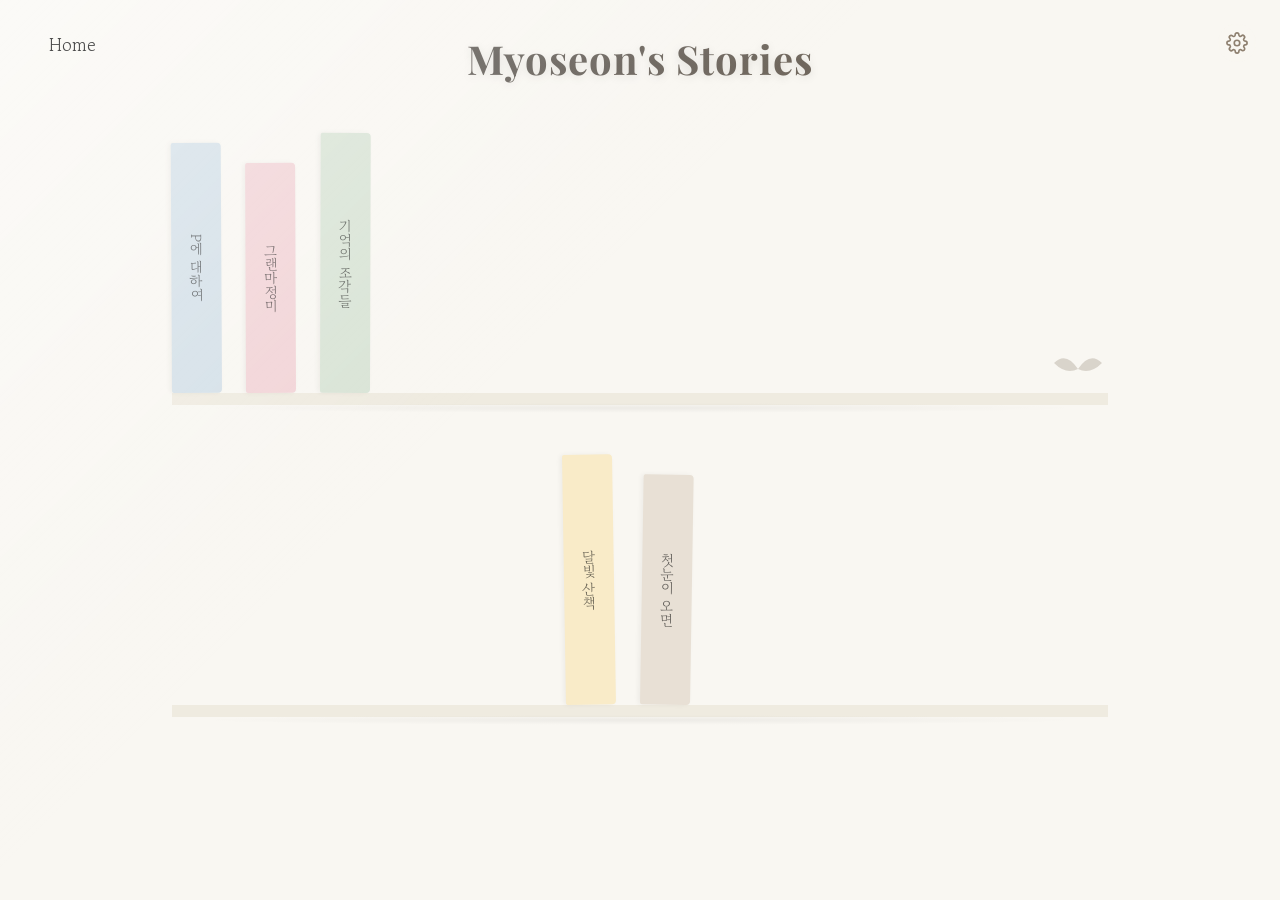
<file: index.html>
<!DOCTYPE html>
<html lang="ko">

<head>
    <meta charset="UTF-8">
    <meta name="viewport" content="width=device-width, initial-scale=1.0">

    <!-- Open Graph / KakaoTalk Share -->
    <meta property="og:type" content="website">
    <meta property="og:url" content="https://book.myoseon.kr/">
    <meta property="og:title" content="Myoseon's Stories">
    <meta property="og:description" content="따뜻한 햇살이 머무는 곳, 당신의 이야기를 담았습니다.">
    <meta property="og:image" content="https://book.myoseon.kr/assets/images/social/library-representative.png">
    <meta property="og:image:alt" content="An open notebook and books in the Myoseon writing space">
    <meta property="og:image:width" content="1254">
    <meta property="og:image:height" content="1254">
    <meta property="og:image:type" content="image/png">
    <meta name="twitter:card" content="summary_large_image">
    <meta name="twitter:title" content="Myoseon's Stories">
    <meta name="twitter:description" content="따뜻한 햇살이 머무는 곳, 당신의 이야기를 담았습니다.">
    <meta name="twitter:image" content="https://book.myoseon.kr/assets/images/social/library-representative.png">
    <meta name="description" content="Myoseon의 이야기 보관소입니다. 감성 가득 단편소설과 에세이를 읽어보세요.">
    <meta name="keywords" content="무료 단편소설 읽기 온라인, 감성 에세이 모음 사이트, 힐링 소설 온라인 무료 읽기, 짧은 소설 읽기 사이트 추천, 한국 단편소설 무료 감상, 감성 글 모음 사이트 힐링, 온라인 소설 무료 읽기 브라우저, 힐링 글귀 에세이 모음, 문학 작품 무료 감상 온라인, 묘선 소설 에세이, 좋은 글귀 모음 감성, free short stories online korean, healing essay collection">
    <meta name="robots" content="index, follow, max-image-preview:large, max-snippet:-1, max-video-preview:-1">
    <link rel="canonical" href="https://book.myoseon.kr/">
    <link rel="alternate" hreflang="ko" href="https://book.myoseon.kr/">
    <link rel="alternate" hreflang="x-default" href="https://book.myoseon.kr/">
    <title>Myoseon's Stories</title>
    <link rel="icon" href="favicon.svg" type="image/svg+xml">
    <link rel="icon" type="image/png" sizes="32x32" href="assets/images/favicon-32.png">
    <link rel="apple-touch-icon" sizes="180x180" href="assets/images/apple-touch-icon.png">

    <!-- JSON-LD Structured Data -->
    <script type="application/ld+json">
    {
        "@context": "https://schema.org",
        "@type": "WebSite",
        "name": "Myoseon's Stories",
        "alternateName": "묘선의 이야기",
        "url": "https://book.myoseon.kr",
        "description": "감성 가득 단편소설과 에세이를 읽어보세요. 묘선의 이야기 보관소입니다.",
        "inLanguage": "ko",
        "author": {
            "@type": "Person",
            "name": "Myoseon",
            "alternateName": "묘선"
        },
        "publisher": {
            "@type": "Organization",
            "name": "Archerlab"
        }
    }
    </script>
    <link rel="preconnect" href="https://fonts.googleapis.com">
    <link rel="preconnect" href="https://fonts.gstatic.com" crossorigin>
    <link
        href="https://fonts.googleapis.com/css2?family=Gowun+Batang:wght@400;700&family=Noto+Sans+KR:wght@300;400;500&family=Playfair+Display:ital,wght@0,400;0,600;1,400&display=swap"
        rel="stylesheet">
    <link rel="stylesheet" href="assets/css/style.css">

    <!-- Google tag (gtag.js) -->
    <script async src="https://www.googletagmanager.com/gtag/js?id=G-TXC635ZWKF"></script>
    <script>
        window.dataLayer = window.dataLayer || [];
        function gtag() { dataLayer.push(arguments); }
        gtag('js', new Date());

        gtag('config', 'G-TXC635ZWKF');
    </script>
<script src="assets/js/ga-engagement.js?v=20260618-engagement" defer></script>
    <meta property="og:image:secure_url" content="https://book.myoseon.kr/assets/images/social/library-representative.png">
    <meta name="twitter:image:alt" content="An open notebook and books in the Myoseon writing space">

    <script type="application/ld+json">{"@context":"https://schema.org","@type":"WebPage","@id":"https://book.myoseon.kr/#webpage","url":"https://book.myoseon.kr/","primaryImageOfPage":{"@type":"ImageObject","url":"https://book.myoseon.kr/assets/images/social/library-representative.png","width":1254,"height":1254}}</script>
</head>

<body>
    <div class="sunlight-overlay"></div>

    <button class="settings-btn" onclick="toggleSettings()" aria-label="설정">
        <svg width="22" height="22" viewBox="0 0 24 24" fill="none" stroke="currentColor" stroke-width="1.8" stroke-linecap="round" stroke-linejoin="round">
            <circle cx="12" cy="12" r="3"/>
            <path d="M19.4 15a1.65 1.65 0 00.33 1.82l.06.06a2 2 0 010 2.83 2 2 0 01-2.83 0l-.06-.06a1.65 1.65 0 00-1.82-.33 1.65 1.65 0 00-1 1.51V21a2 2 0 01-4 0v-.09A1.65 1.65 0 009 19.4a1.65 1.65 0 00-1.82.33l-.06.06a2 2 0 01-2.83-2.83l.06-.06A1.65 1.65 0 004.68 15a1.65 1.65 0 00-1.51-1H3a2 2 0 010-4h.09A1.65 1.65 0 004.6 9a1.65 1.65 0 00-.33-1.82l-.06-.06a2 2 0 012.83-2.83l.06.06A1.65 1.65 0 009 4.68a1.65 1.65 0 001-1.51V3a2 2 0 014 0v.09a1.65 1.65 0 001 1.51 1.65 1.65 0 001.82-.33l.06-.06a2 2 0 012.83 2.83l-.06.06A1.65 1.65 0 0019.4 9a1.65 1.65 0 001.51 1H21a2 2 0 010 4h-.09a1.65 1.65 0 00-1.51 1z"/>
        </svg>
    </button>

    <header class="library-header">
        <nav class="top-nav">
            <a href="https://myoseon.kr" class="home-link">Home</a>
        </nav>
        <h1 class="library-title">Myoseon's Stories</h1>
    </header>

    <main class="bookshelf-container">
        <!-- Shelf 1 -->
        <div class="shelf">
            <div class="book" data-color="pastel-blue" onclick="handleBookClick(this, 'story_p')">
                <div class="book-spine">
                    <span class="book-title">P에 대하여</span>
                </div>
                <div class="book-cover">
                    <div class="cover-content">
                        <h3>P에<br>대하여</h3>
                        <p class="author">단편소설</p>
                    </div>
                </div>
            </div>
            <div class="book" data-color="pastel-pink" onclick="handleBookClick(this, 'story2')">
                <div class="book-spine">
                    <span class="book-title">그랜마정미</span>
                </div>
                <div class="book-cover">
                    <div class="cover-content">
                        <h3>그랜마<br>정미</h3>
                        <p class="author">단편소설</p>
                    </div>
                </div>
            </div>
            <div class="book" data-color="pastel-green" onclick="handleBookClick(this, 'story3')">
                <div class="book-spine">
                    <span class="book-title">기억의 조각들</span>
                </div>
                <div class="book-cover">
                    <div class="cover-content">
                        <h3>기억의<br>조각들</h3>
                        <p class="author">에세이</p>
                    </div>
                </div>
            </div>

            <div class="decor-plant"></div>
        </div>

        <!-- Shelf 2 -->
        <div class="shelf">
            <div class="book" data-color="pastel-yellow" onclick="handleBookClick(this, 'story4')">
                <div class="book-spine">
                    <span class="book-title">달빛 산책</span>
                </div>
                <div class="book-cover">
                    <div class="cover-content">
                        <h3>달빛<br>산책</h3>
                        <p class="author">단편소설</p>
                    </div>
                </div>
            </div>
            <div class="book" data-color="pastel-beige" onclick="handleBookClick(this, 'story5')">
                <div class="book-spine">
                    <span class="book-title">첫눈이 오면</span>
                </div>
                <div class="book-cover">
                    <div class="cover-content">
                        <h3>첫눈이<br>오면</h3>
                        <p class="author">로맨스</p>
                    </div>
                </div>
            </div>
            <div class="decor-frame"></div>
        </div>
    </main>

    <div id="book-modal" class="modal" hidden>
        <div class="modal-content">
            <!-- Animation Pages -->
            <div class="flip-page"></div>
            <div class="flip-page"></div>
            <div class="flip-page"></div>
            <div class="flip-page"></div>
            <div class="flip-page"></div>

            <button class="close-btn" onclick="closeBook()">&times;</button>

            <div class="story-container" id="story-container">
                <h2 id="modal-title">제목</h2>
                <div id="modal-body" class="story-text">
                    <!-- Story content goes here -->
                </div>
            </div>

            <!-- Navigation Controls -->
            <div class="book-nav">
                <button id="prev-btn" class="nav-btn" onclick="changePage(-1)">&#10094;</button>
                <span id="page-indicator">1 / 1</span>
                <button id="next-btn" class="nav-btn" onclick="changePage(1)">&#10095;</button>
            </div>
        </div>
    </div>

    <!-- Settings Modal -->
    <div id="settings-modal" class="settings-overlay" hidden>
        <div class="settings-panel">
            <div class="settings-header">
                <h3>설정</h3>
                <button class="settings-close-btn" onclick="toggleSettings()">&times;</button>
            </div>
            <div class="settings-body">
                <div class="settings-item">
                    <div class="settings-item-row">
                        <span class="settings-label">효과음</span>
                        <label class="toggle-switch">
                            <input type="checkbox" id="sfx-toggle" checked onchange="onSfxToggle(this.checked)">
                            <span class="toggle-slider"></span>
                        </label>
                    </div>
                    <div class="settings-item-row volume-row" id="sfx-volume-row">
                        <svg width="16" height="16" viewBox="0 0 24 24" fill="none" stroke="currentColor" stroke-width="2" stroke-linecap="round" stroke-linejoin="round">
                            <polygon points="11 5 6 9 2 9 2 15 6 15 11 19 11 5"/>
                            <path d="M15.54 8.46a5 5 0 010 7.07"/>
                            <path d="M19.07 4.93a10 10 0 010 14.14"/>
                        </svg>
                        <input type="range" id="sfx-volume" min="0" max="100" value="70" oninput="onSfxVolume(this.value)">
                        <span id="sfx-volume-label" class="volume-label">70%</span>
                    </div>
                </div>
                <hr class="settings-divider">
                <div class="settings-item">
                    <span class="settings-label">종이 스킨</span>
                    <div class="skin-picker" id="skin-picker">
                        <button class="skin-swatch" data-skin="cream" onclick="setPaperSkin('cream')" title="크림">
                            <span class="swatch-color" style="background:#FDF8EE;"></span>
                            <span class="swatch-name">크림</span>
                        </button>
                        <button class="skin-swatch" data-skin="aged" onclick="setPaperSkin('aged')" title="빛바랜 종이">
                            <span class="swatch-color" style="background:#F5ECD7;"></span>
                            <span class="swatch-name">빛바랜</span>
                        </button>
                        <button class="skin-swatch" data-skin="white" onclick="setPaperSkin('white')" title="화이트">
                            <span class="swatch-color" style="background:#FFFFFF; border:1px solid #ddd;"></span>
                            <span class="swatch-name">화이트</span>
                        </button>
                        <button class="skin-swatch" data-skin="parchment" onclick="setPaperSkin('parchment')" title="양피지">
                            <span class="swatch-color" style="background:#E8D5B7; border-radius:40% 30% 45% 25% / 30% 40% 35% 45%;"></span>
                            <span class="swatch-name">양피지</span>
                        </button>
                        <button class="skin-swatch" data-skin="dark" onclick="setPaperSkin('dark')" title="다크">
                            <span class="swatch-color" style="background:#2A2520;"></span>
                            <span class="swatch-name">다크</span>
                        </button>
                        <button class="skin-swatch" data-skin="night" onclick="setPaperSkin('night')" title="야간">
                            <span class="swatch-color" style="background:#1A2332;"></span>
                            <span class="swatch-name">야간</span>
                        </button>
                    </div>
                </div>
            </div>
        </div>
    </div>

    <script src="assets/js/main.js"></script>
    <script type="text/javascript" src="//wcs.pstatic.net/wcslog.js"></script>
    <script type="text/javascript">
        if (!wcs_add) var wcs_add = {};
        wcs_add["wa"] = "1568cdf9f4067e0";
        if (window.wcs) {
            wcs_do();
        }
    </script>
</body>

</html>
</file>
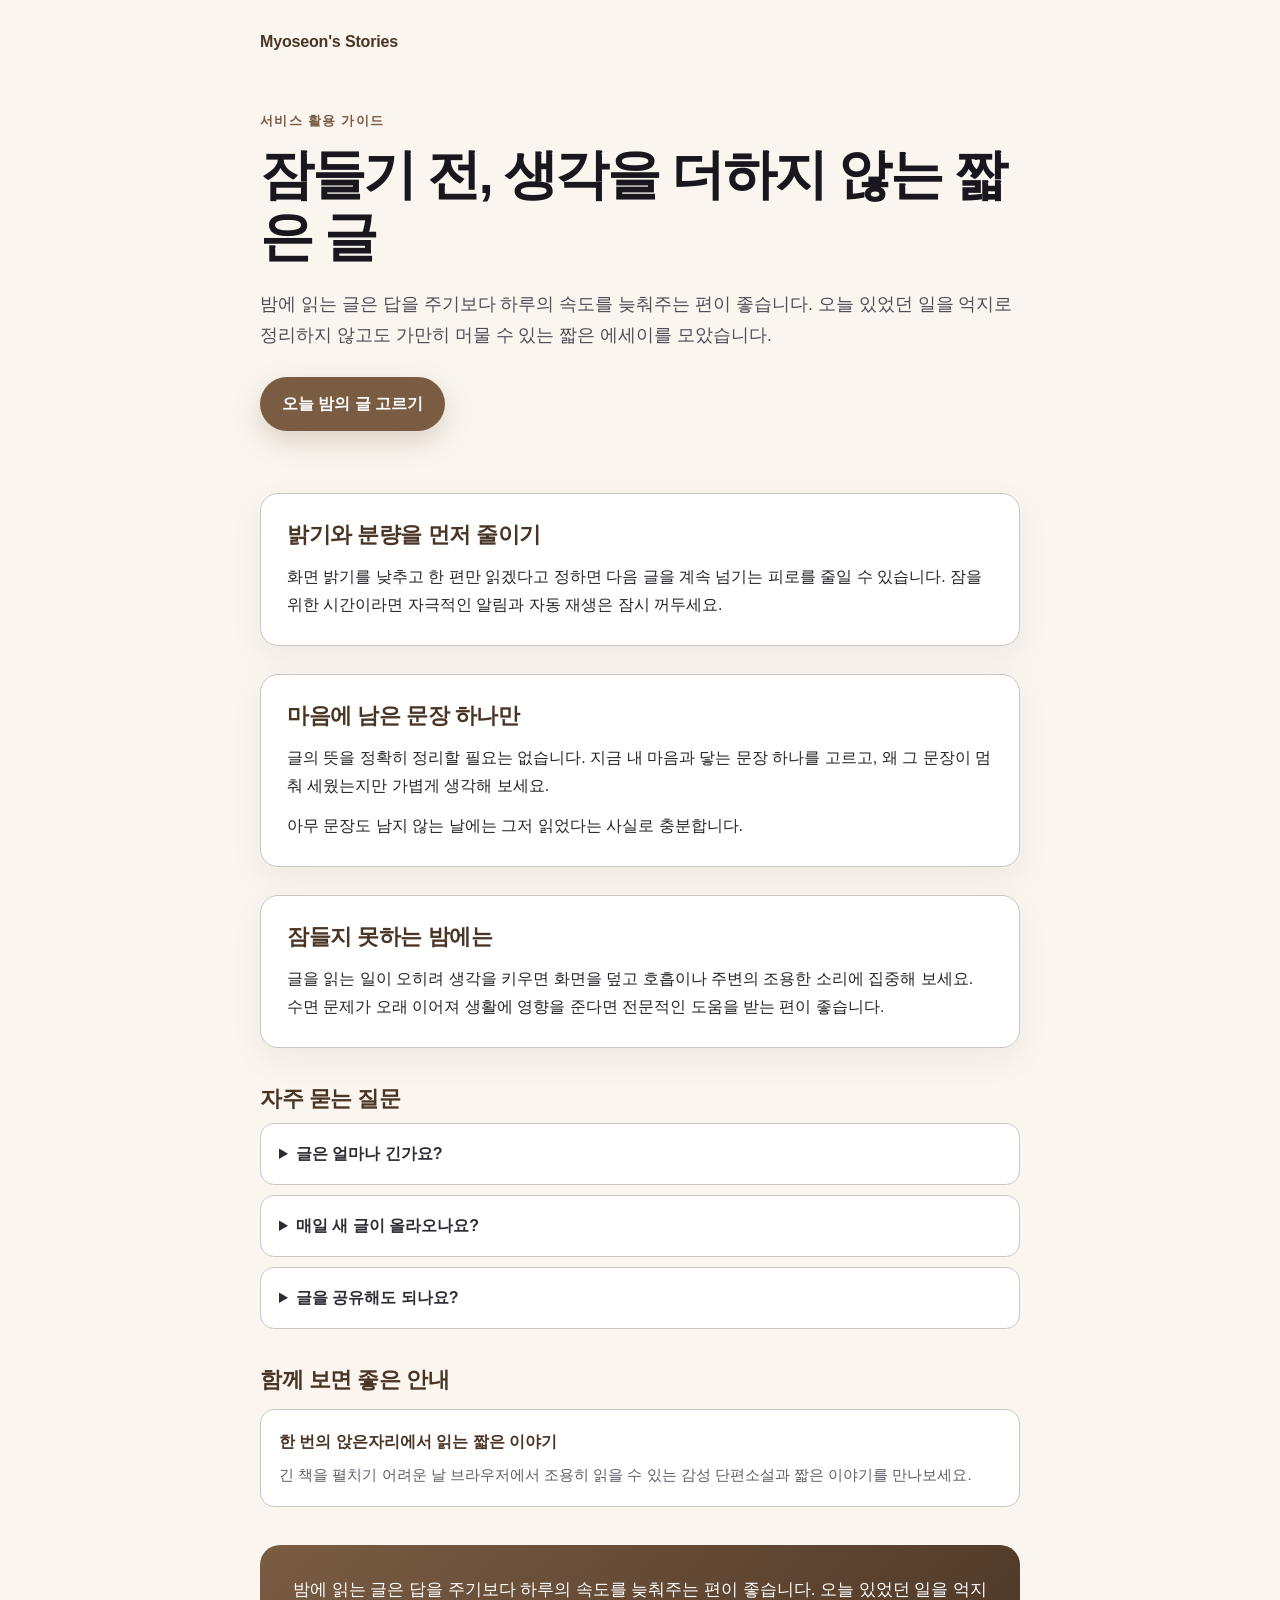
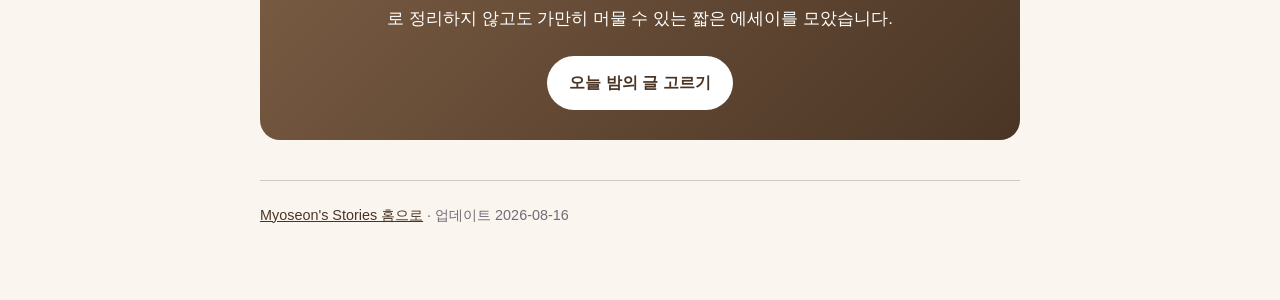
<file: seo/essay-before-sleep.html>
<!doctype html>
<html lang="ko">
<head>
<script async src="https://www.googletagmanager.com/gtag/js?id=G-TXC635ZWKF"></script>
<script>
  window.dataLayer = window.dataLayer || [];
  function gtag(){dataLayer.push(arguments);}
  gtag('js', new Date());
  gtag('config', 'G-TXC635ZWKF');
</script>
<script src="/assets/js/ga-engagement.js?v=20260618-engagement" defer></script>
  <meta charset="utf-8">
  <meta name="viewport" content="width=device-width,initial-scale=1">
  <title>잠들기 전 읽기 좋은 짧은 에세이 | Myoseon</title>
  <meta name="description" content="하루의 소음을 조금 낮추고 싶을 때 읽는 짧은 감성 에세이. 부담 없는 분량의 글로 오늘을 천천히 마무리하세요.">
  <meta name="robots" content="index,follow,max-image-preview:large,max-snippet:-1,max-video-preview:-1">
  <link rel="canonical" href="https://book.myoseon.kr/seo/essay-before-sleep">
  <link rel="sitemap" type="application/xml" href="https://book.myoseon.kr/sitemap.xml">
  <meta property="og:type" content="article">
  <meta property="og:site_name" content="Myoseon's Stories">
  <meta property="og:title" content="잠들기 전 읽기 좋은 짧은 에세이 | Myoseon">
  <meta property="og:description" content="하루의 소음을 조금 낮추고 싶을 때 읽는 짧은 감성 에세이. 부담 없는 분량의 글로 오늘을 천천히 마무리하세요.">
  <meta property="og:url" content="https://book.myoseon.kr/seo/essay-before-sleep">
  <meta name="twitter:card" content="summary_large_image">
  <meta name="twitter:title" content="잠들기 전 읽기 좋은 짧은 에세이 | Myoseon">
  <meta name="twitter:description" content="하루의 소음을 조금 낮추고 싶을 때 읽는 짧은 감성 에세이. 부담 없는 분량의 글로 오늘을 천천히 마무리하세요.">
  <script type="application/ld+json">{"@context":"https://schema.org","@graph":[{"@type":"WebSite","@id":"https://book.myoseon.kr/#website","url":"https://book.myoseon.kr/","name":"Myoseon's Stories","inLanguage":"ko"},{"@type":"WebPage","@id":"https://book.myoseon.kr/seo/essay-before-sleep#webpage","url":"https://book.myoseon.kr/seo/essay-before-sleep","name":"잠들기 전 읽기 좋은 짧은 에세이 | Myoseon","description":"하루의 소음을 조금 낮추고 싶을 때 읽는 짧은 감성 에세이. 부담 없는 분량의 글로 오늘을 천천히 마무리하세요.","inLanguage":"ko","dateModified":"2026-08-16","isPartOf":{"@id":"https://book.myoseon.kr/#website"},"primaryImageOfPage":{"@type":"ImageObject","url":"https://book.myoseon.kr/assets/images/social/library-representative.png","width":1254,"height":1254}},{"@type":"BreadcrumbList","itemListElement":[{"@type":"ListItem","position":1,"name":"Myoseon's Stories","item":"https://book.myoseon.kr/"},{"@type":"ListItem","position":2,"name":"잠들기 전, 생각을 더하지 않는 짧은 글","item":"https://book.myoseon.kr/seo/essay-before-sleep"}]},{"@type":"FAQPage","mainEntity":[{"@type":"Question","name":"글은 얼마나 긴가요?","acceptedAnswer":{"@type":"Answer","text":"작품마다 다르지만 잠깐의 휴식에도 읽을 수 있는 짧은 글을 중심으로 소개합니다."}},{"@type":"Question","name":"매일 새 글이 올라오나요?","acceptedAnswer":{"@type":"Answer","text":"정해진 일일 발행을 보장하지는 않으며, 새 작품이 준비될 때 보관소에 추가됩니다."}},{"@type":"Question","name":"글을 공유해도 되나요?","acceptedAnswer":{"@type":"Answer","text":"링크 공유는 가능하며, 본문을 다른 곳에 옮길 때는 저작권과 출처 안내를 확인하세요."}}]}]}</script>
  <style>
    *{box-sizing:border-box}html{scroll-behavior:smooth}body{margin:0;background:#faf6ef;color:#25232a;font-family:-apple-system,BlinkMacSystemFont,"Segoe UI","Noto Sans KR",Arial,sans-serif;line-height:1.75}.shell{width:min(760px,calc(100% - 36px));margin:0 auto;padding:28px 0 72px}.brand{display:inline-flex;align-items:center;color:#4a3525;font-weight:800;text-decoration:none;letter-spacing:-.01em}.hero{padding:54px 0 34px}.eyebrow{margin:0 0 10px;color:#7a5c43;font-size:.82rem;font-weight:800;letter-spacing:.1em;text-transform:uppercase}h1{margin:0;color:#19171d;font-size:clamp(2rem,6vw,3.35rem);line-height:1.16;letter-spacing:-.045em}.intro{margin:22px 0 0;font-size:1.1rem;color:#514d58}.cta{display:inline-flex;margin-top:26px;padding:13px 22px;border-radius:999px;background:#7a5c43;color:#fff;font-weight:800;text-decoration:none;box-shadow:0 10px 28px color-mix(in srgb,#7a5c43 24%,transparent)}main section{margin-top:28px;padding:26px;background:#fff;border:1px solid color-mix(in srgb,#7a5c43 18%,#ddd);border-radius:18px;box-shadow:0 12px 34px rgba(30,25,35,.06)}h2{margin:0 0 14px;color:#4a3525;font-size:1.35rem;line-height:1.35;letter-spacing:-.02em}p{margin:0 0 12px}p:last-child{margin-bottom:0}.faq-wrap{margin-top:36px}.faq-wrap h2{margin-bottom:8px}.faq-wrap details{background:#fff;border:1px solid color-mix(in srgb,#7a5c43 17%,#ddd);border-radius:14px;margin-top:10px;padding:0 18px}.faq-wrap summary{cursor:pointer;padding:16px 0;font-weight:800;color:#302c36}.faq-wrap details p{padding:0 0 17px;color:#56515d}.related{margin-top:36px}.related-grid{display:grid;gap:12px}.related-card{display:grid;gap:6px;padding:18px;background:#fff;border:1px solid color-mix(in srgb,#7a5c43 18%,#ddd);border-radius:14px;text-decoration:none;color:#27232b}.related-card strong{color:#4a3525}.related-card span{font-size:.94rem;color:#625d69}.final-cta{margin-top:38px;padding:30px;text-align:center;background:linear-gradient(135deg,#7a5c43,#4a3525);border-radius:20px;color:#fff}.final-cta p{font-size:1.05rem}.final-cta .cta{margin-top:10px;background:#fff;color:#4a3525;box-shadow:none}footer{margin-top:40px;padding-top:22px;border-top:1px solid color-mix(in srgb,#7a5c43 16%,#ddd);font-size:.9rem;color:#716b77}footer a{color:#4a3525}@media(max-width:560px){.shell{width:min(100% - 26px,760px)}.hero{padding:40px 0 24px}main section{padding:21px}.final-cta{padding:24px 18px}}
  </style>
    <meta property="og:image" content="https://book.myoseon.kr/assets/images/social/library-representative.png">
    <meta property="og:image:secure_url" content="https://book.myoseon.kr/assets/images/social/library-representative.png">
    <meta property="og:image:type" content="image/png">
    <meta property="og:image:width" content="1254">
    <meta property="og:image:height" content="1254">
    <meta property="og:image:alt" content="An open notebook and books in the Myoseon writing space">
    <meta name="twitter:image" content="https://book.myoseon.kr/assets/images/social/library-representative.png">
    <meta name="twitter:image:alt" content="An open notebook and books in the Myoseon writing space">
</head>
<body>
  <div class="shell">
    <a class="brand" href="/">Myoseon's Stories</a>
    <header class="hero">
      <p class="eyebrow">서비스 활용 가이드</p>
      <h1>잠들기 전, 생각을 더하지 않는 짧은 글</h1>
      <p class="intro">밤에 읽는 글은 답을 주기보다 하루의 속도를 늦춰주는 편이 좋습니다. 오늘 있었던 일을 억지로 정리하지 않고도 가만히 머물 수 있는 짧은 에세이를 모았습니다.</p>
      <a class="cta" href="/">오늘 밤의 글 고르기</a>
    </header>
    <main><section><h2>밝기와 분량을 먼저 줄이기</h2><p>화면 밝기를 낮추고 한 편만 읽겠다고 정하면 다음 글을 계속 넘기는 피로를 줄일 수 있습니다. 잠을 위한 시간이라면 자극적인 알림과 자동 재생은 잠시 꺼두세요.</p></section><section><h2>마음에 남은 문장 하나만</h2><p>글의 뜻을 정확히 정리할 필요는 없습니다. 지금 내 마음과 닿는 문장 하나를 고르고, 왜 그 문장이 멈춰 세웠는지만 가볍게 생각해 보세요.</p><p>아무 문장도 남지 않는 날에는 그저 읽었다는 사실로 충분합니다.</p></section><section><h2>잠들지 못하는 밤에는</h2><p>글을 읽는 일이 오히려 생각을 키우면 화면을 덮고 호흡이나 주변의 조용한 소리에 집중해 보세요. 수면 문제가 오래 이어져 생활에 영향을 준다면 전문적인 도움을 받는 편이 좋습니다.</p></section></main>
    <section class="faq-wrap" aria-labelledby="faq-title"><h2 id="faq-title">자주 묻는 질문</h2><details><summary>글은 얼마나 긴가요?</summary><p>작품마다 다르지만 잠깐의 휴식에도 읽을 수 있는 짧은 글을 중심으로 소개합니다.</p></details><details><summary>매일 새 글이 올라오나요?</summary><p>정해진 일일 발행을 보장하지는 않으며, 새 작품이 준비될 때 보관소에 추가됩니다.</p></details><details><summary>글을 공유해도 되나요?</summary><p>링크 공유는 가능하며, 본문을 다른 곳에 옮길 때는 저작권과 출처 안내를 확인하세요.</p></details></section>
    <section class="related" aria-labelledby="related-title"><h2 id="related-title">함께 보면 좋은 안내</h2><div class="related-grid"><a class="related-card" href="/seo/short-story-online"><strong>한 번의 앉은자리에서 읽는 짧은 이야기</strong><span>긴 책을 펼치기 어려운 날 브라우저에서 조용히 읽을 수 있는 감성 단편소설과 짧은 이야기를 만나보세요.</span></a></div></section>
    <section class="final-cta"><p>밤에 읽는 글은 답을 주기보다 하루의 속도를 늦춰주는 편이 좋습니다. 오늘 있었던 일을 억지로 정리하지 않고도 가만히 머물 수 있는 짧은 에세이를 모았습니다.</p><a class="cta" href="/">오늘 밤의 글 고르기</a></section>
    <footer><a href="/">Myoseon's Stories 홈으로</a> · 업데이트 2026-08-16</footer>
  </div>
</body>
</html>
</file>
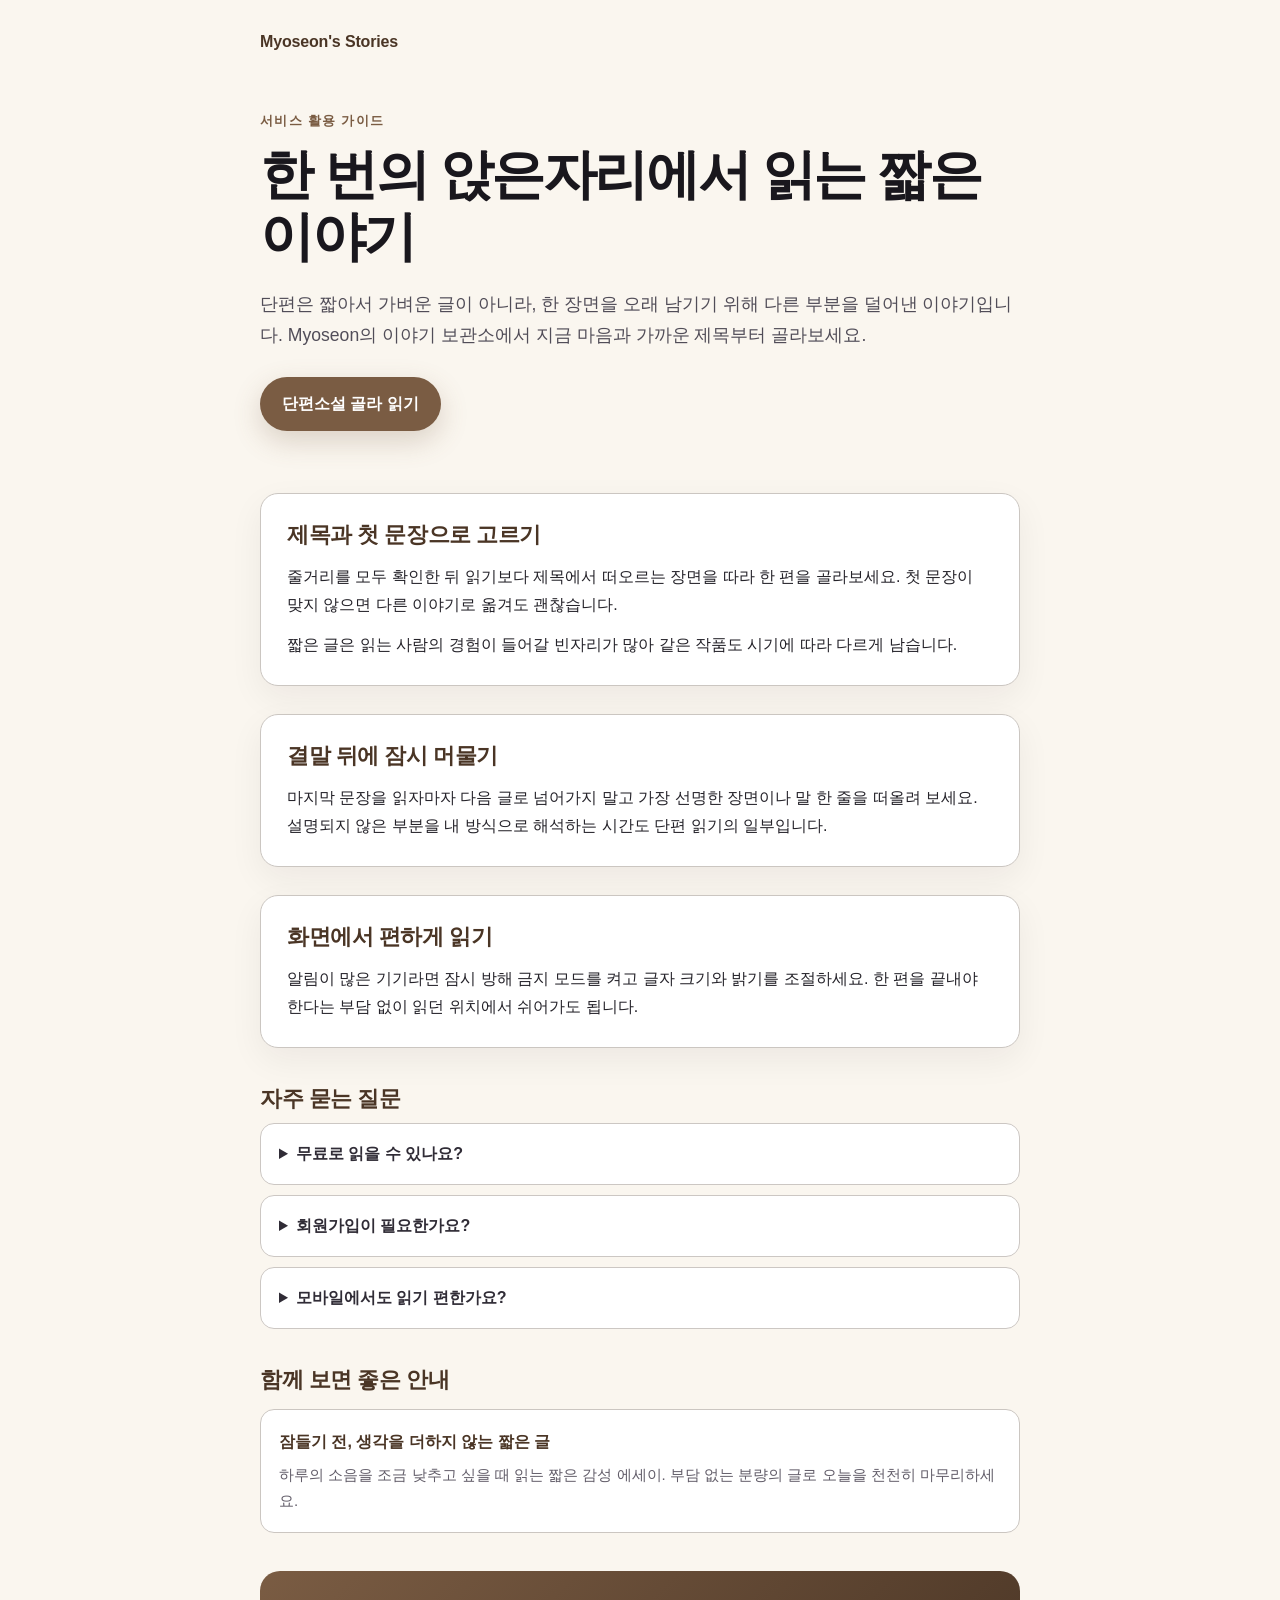
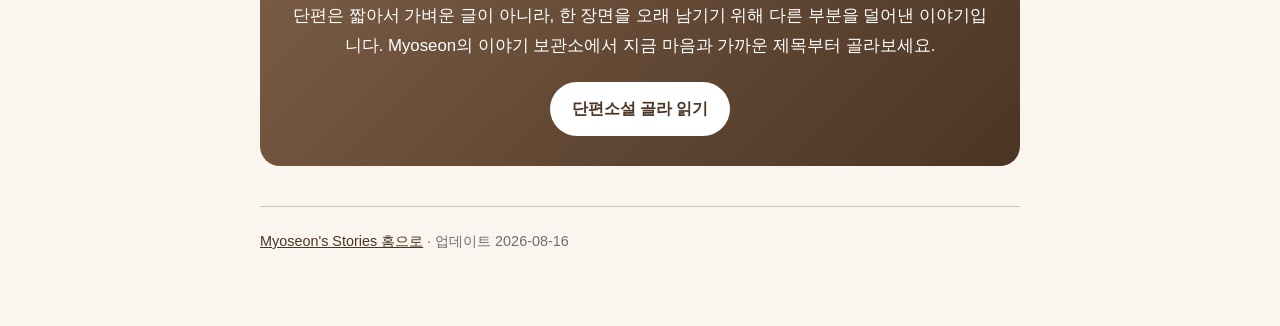
<file: seo/short-story-online.html>
<!doctype html>
<html lang="ko">
<head>
<script async src="https://www.googletagmanager.com/gtag/js?id=G-TXC635ZWKF"></script>
<script>
  window.dataLayer = window.dataLayer || [];
  function gtag(){dataLayer.push(arguments);}
  gtag('js', new Date());
  gtag('config', 'G-TXC635ZWKF');
</script>
<script src="/assets/js/ga-engagement.js?v=20260618-engagement" defer></script>
  <meta charset="utf-8">
  <meta name="viewport" content="width=device-width,initial-scale=1">
  <title>온라인 단편소설 읽기 | Myoseon 이야기 보관소</title>
  <meta name="description" content="긴 책을 펼치기 어려운 날 브라우저에서 조용히 읽을 수 있는 감성 단편소설과 짧은 이야기를 만나보세요.">
  <meta name="robots" content="index,follow,max-image-preview:large,max-snippet:-1,max-video-preview:-1">
  <link rel="canonical" href="https://book.myoseon.kr/seo/short-story-online">
  <link rel="sitemap" type="application/xml" href="https://book.myoseon.kr/sitemap.xml">
  <meta property="og:type" content="article">
  <meta property="og:site_name" content="Myoseon's Stories">
  <meta property="og:title" content="온라인 단편소설 읽기 | Myoseon 이야기 보관소">
  <meta property="og:description" content="긴 책을 펼치기 어려운 날 브라우저에서 조용히 읽을 수 있는 감성 단편소설과 짧은 이야기를 만나보세요.">
  <meta property="og:url" content="https://book.myoseon.kr/seo/short-story-online">
  <meta name="twitter:card" content="summary_large_image">
  <meta name="twitter:title" content="온라인 단편소설 읽기 | Myoseon 이야기 보관소">
  <meta name="twitter:description" content="긴 책을 펼치기 어려운 날 브라우저에서 조용히 읽을 수 있는 감성 단편소설과 짧은 이야기를 만나보세요.">
  <script type="application/ld+json">{"@context":"https://schema.org","@graph":[{"@type":"WebSite","@id":"https://book.myoseon.kr/#website","url":"https://book.myoseon.kr/","name":"Myoseon's Stories","inLanguage":"ko"},{"@type":"WebPage","@id":"https://book.myoseon.kr/seo/short-story-online#webpage","url":"https://book.myoseon.kr/seo/short-story-online","name":"온라인 단편소설 읽기 | Myoseon 이야기 보관소","description":"긴 책을 펼치기 어려운 날 브라우저에서 조용히 읽을 수 있는 감성 단편소설과 짧은 이야기를 만나보세요.","inLanguage":"ko","dateModified":"2026-08-16","isPartOf":{"@id":"https://book.myoseon.kr/#website"},"primaryImageOfPage":{"@type":"ImageObject","url":"https://book.myoseon.kr/assets/images/social/library-representative.png","width":1254,"height":1254}},{"@type":"BreadcrumbList","itemListElement":[{"@type":"ListItem","position":1,"name":"Myoseon's Stories","item":"https://book.myoseon.kr/"},{"@type":"ListItem","position":2,"name":"한 번의 앉은자리에서 읽는 짧은 이야기","item":"https://book.myoseon.kr/seo/short-story-online"}]},{"@type":"FAQPage","mainEntity":[{"@type":"Question","name":"무료로 읽을 수 있나요?","acceptedAnswer":{"@type":"Answer","text":"보관소에 공개된 작품은 브라우저에서 별도 결제 없이 읽을 수 있습니다."}},{"@type":"Question","name":"회원가입이 필요한가요?","acceptedAnswer":{"@type":"Answer","text":"공개된 글을 읽는 데 별도 회원가입은 필요하지 않습니다."}},{"@type":"Question","name":"모바일에서도 읽기 편한가요?","acceptedAnswer":{"@type":"Answer","text":"네. 모바일 화면에 맞춰 글이 표시되며 브라우저의 글자 확대 기능도 사용할 수 있습니다."}}]}]}</script>
  <style>
    *{box-sizing:border-box}html{scroll-behavior:smooth}body{margin:0;background:#faf6ef;color:#25232a;font-family:-apple-system,BlinkMacSystemFont,"Segoe UI","Noto Sans KR",Arial,sans-serif;line-height:1.75}.shell{width:min(760px,calc(100% - 36px));margin:0 auto;padding:28px 0 72px}.brand{display:inline-flex;align-items:center;color:#4a3525;font-weight:800;text-decoration:none;letter-spacing:-.01em}.hero{padding:54px 0 34px}.eyebrow{margin:0 0 10px;color:#7a5c43;font-size:.82rem;font-weight:800;letter-spacing:.1em;text-transform:uppercase}h1{margin:0;color:#19171d;font-size:clamp(2rem,6vw,3.35rem);line-height:1.16;letter-spacing:-.045em}.intro{margin:22px 0 0;font-size:1.1rem;color:#514d58}.cta{display:inline-flex;margin-top:26px;padding:13px 22px;border-radius:999px;background:#7a5c43;color:#fff;font-weight:800;text-decoration:none;box-shadow:0 10px 28px color-mix(in srgb,#7a5c43 24%,transparent)}main section{margin-top:28px;padding:26px;background:#fff;border:1px solid color-mix(in srgb,#7a5c43 18%,#ddd);border-radius:18px;box-shadow:0 12px 34px rgba(30,25,35,.06)}h2{margin:0 0 14px;color:#4a3525;font-size:1.35rem;line-height:1.35;letter-spacing:-.02em}p{margin:0 0 12px}p:last-child{margin-bottom:0}.faq-wrap{margin-top:36px}.faq-wrap h2{margin-bottom:8px}.faq-wrap details{background:#fff;border:1px solid color-mix(in srgb,#7a5c43 17%,#ddd);border-radius:14px;margin-top:10px;padding:0 18px}.faq-wrap summary{cursor:pointer;padding:16px 0;font-weight:800;color:#302c36}.faq-wrap details p{padding:0 0 17px;color:#56515d}.related{margin-top:36px}.related-grid{display:grid;gap:12px}.related-card{display:grid;gap:6px;padding:18px;background:#fff;border:1px solid color-mix(in srgb,#7a5c43 18%,#ddd);border-radius:14px;text-decoration:none;color:#27232b}.related-card strong{color:#4a3525}.related-card span{font-size:.94rem;color:#625d69}.final-cta{margin-top:38px;padding:30px;text-align:center;background:linear-gradient(135deg,#7a5c43,#4a3525);border-radius:20px;color:#fff}.final-cta p{font-size:1.05rem}.final-cta .cta{margin-top:10px;background:#fff;color:#4a3525;box-shadow:none}footer{margin-top:40px;padding-top:22px;border-top:1px solid color-mix(in srgb,#7a5c43 16%,#ddd);font-size:.9rem;color:#716b77}footer a{color:#4a3525}@media(max-width:560px){.shell{width:min(100% - 26px,760px)}.hero{padding:40px 0 24px}main section{padding:21px}.final-cta{padding:24px 18px}}
  </style>
    <meta property="og:image" content="https://book.myoseon.kr/assets/images/social/library-representative.png">
    <meta property="og:image:secure_url" content="https://book.myoseon.kr/assets/images/social/library-representative.png">
    <meta property="og:image:type" content="image/png">
    <meta property="og:image:width" content="1254">
    <meta property="og:image:height" content="1254">
    <meta property="og:image:alt" content="An open notebook and books in the Myoseon writing space">
    <meta name="twitter:image" content="https://book.myoseon.kr/assets/images/social/library-representative.png">
    <meta name="twitter:image:alt" content="An open notebook and books in the Myoseon writing space">
</head>
<body>
  <div class="shell">
    <a class="brand" href="/">Myoseon's Stories</a>
    <header class="hero">
      <p class="eyebrow">서비스 활용 가이드</p>
      <h1>한 번의 앉은자리에서 읽는 짧은 이야기</h1>
      <p class="intro">단편은 짧아서 가벼운 글이 아니라, 한 장면을 오래 남기기 위해 다른 부분을 덜어낸 이야기입니다. Myoseon의 이야기 보관소에서 지금 마음과 가까운 제목부터 골라보세요.</p>
      <a class="cta" href="/">단편소설 골라 읽기</a>
    </header>
    <main><section><h2>제목과 첫 문장으로 고르기</h2><p>줄거리를 모두 확인한 뒤 읽기보다 제목에서 떠오르는 장면을 따라 한 편을 골라보세요. 첫 문장이 맞지 않으면 다른 이야기로 옮겨도 괜찮습니다.</p><p>짧은 글은 읽는 사람의 경험이 들어갈 빈자리가 많아 같은 작품도 시기에 따라 다르게 남습니다.</p></section><section><h2>결말 뒤에 잠시 머물기</h2><p>마지막 문장을 읽자마자 다음 글로 넘어가지 말고 가장 선명한 장면이나 말 한 줄을 떠올려 보세요. 설명되지 않은 부분을 내 방식으로 해석하는 시간도 단편 읽기의 일부입니다.</p></section><section><h2>화면에서 편하게 읽기</h2><p>알림이 많은 기기라면 잠시 방해 금지 모드를 켜고 글자 크기와 밝기를 조절하세요. 한 편을 끝내야 한다는 부담 없이 읽던 위치에서 쉬어가도 됩니다.</p></section></main>
    <section class="faq-wrap" aria-labelledby="faq-title"><h2 id="faq-title">자주 묻는 질문</h2><details><summary>무료로 읽을 수 있나요?</summary><p>보관소에 공개된 작품은 브라우저에서 별도 결제 없이 읽을 수 있습니다.</p></details><details><summary>회원가입이 필요한가요?</summary><p>공개된 글을 읽는 데 별도 회원가입은 필요하지 않습니다.</p></details><details><summary>모바일에서도 읽기 편한가요?</summary><p>네. 모바일 화면에 맞춰 글이 표시되며 브라우저의 글자 확대 기능도 사용할 수 있습니다.</p></details></section>
    <section class="related" aria-labelledby="related-title"><h2 id="related-title">함께 보면 좋은 안내</h2><div class="related-grid"><a class="related-card" href="/seo/essay-before-sleep"><strong>잠들기 전, 생각을 더하지 않는 짧은 글</strong><span>하루의 소음을 조금 낮추고 싶을 때 읽는 짧은 감성 에세이. 부담 없는 분량의 글로 오늘을 천천히 마무리하세요.</span></a></div></section>
    <section class="final-cta"><p>단편은 짧아서 가벼운 글이 아니라, 한 장면을 오래 남기기 위해 다른 부분을 덜어낸 이야기입니다. Myoseon의 이야기 보관소에서 지금 마음과 가까운 제목부터 골라보세요.</p><a class="cta" href="/">단편소설 골라 읽기</a></section>
    <footer><a href="/">Myoseon's Stories 홈으로</a> · 업데이트 2026-08-16</footer>
  </div>
</body>
</html>
</file>
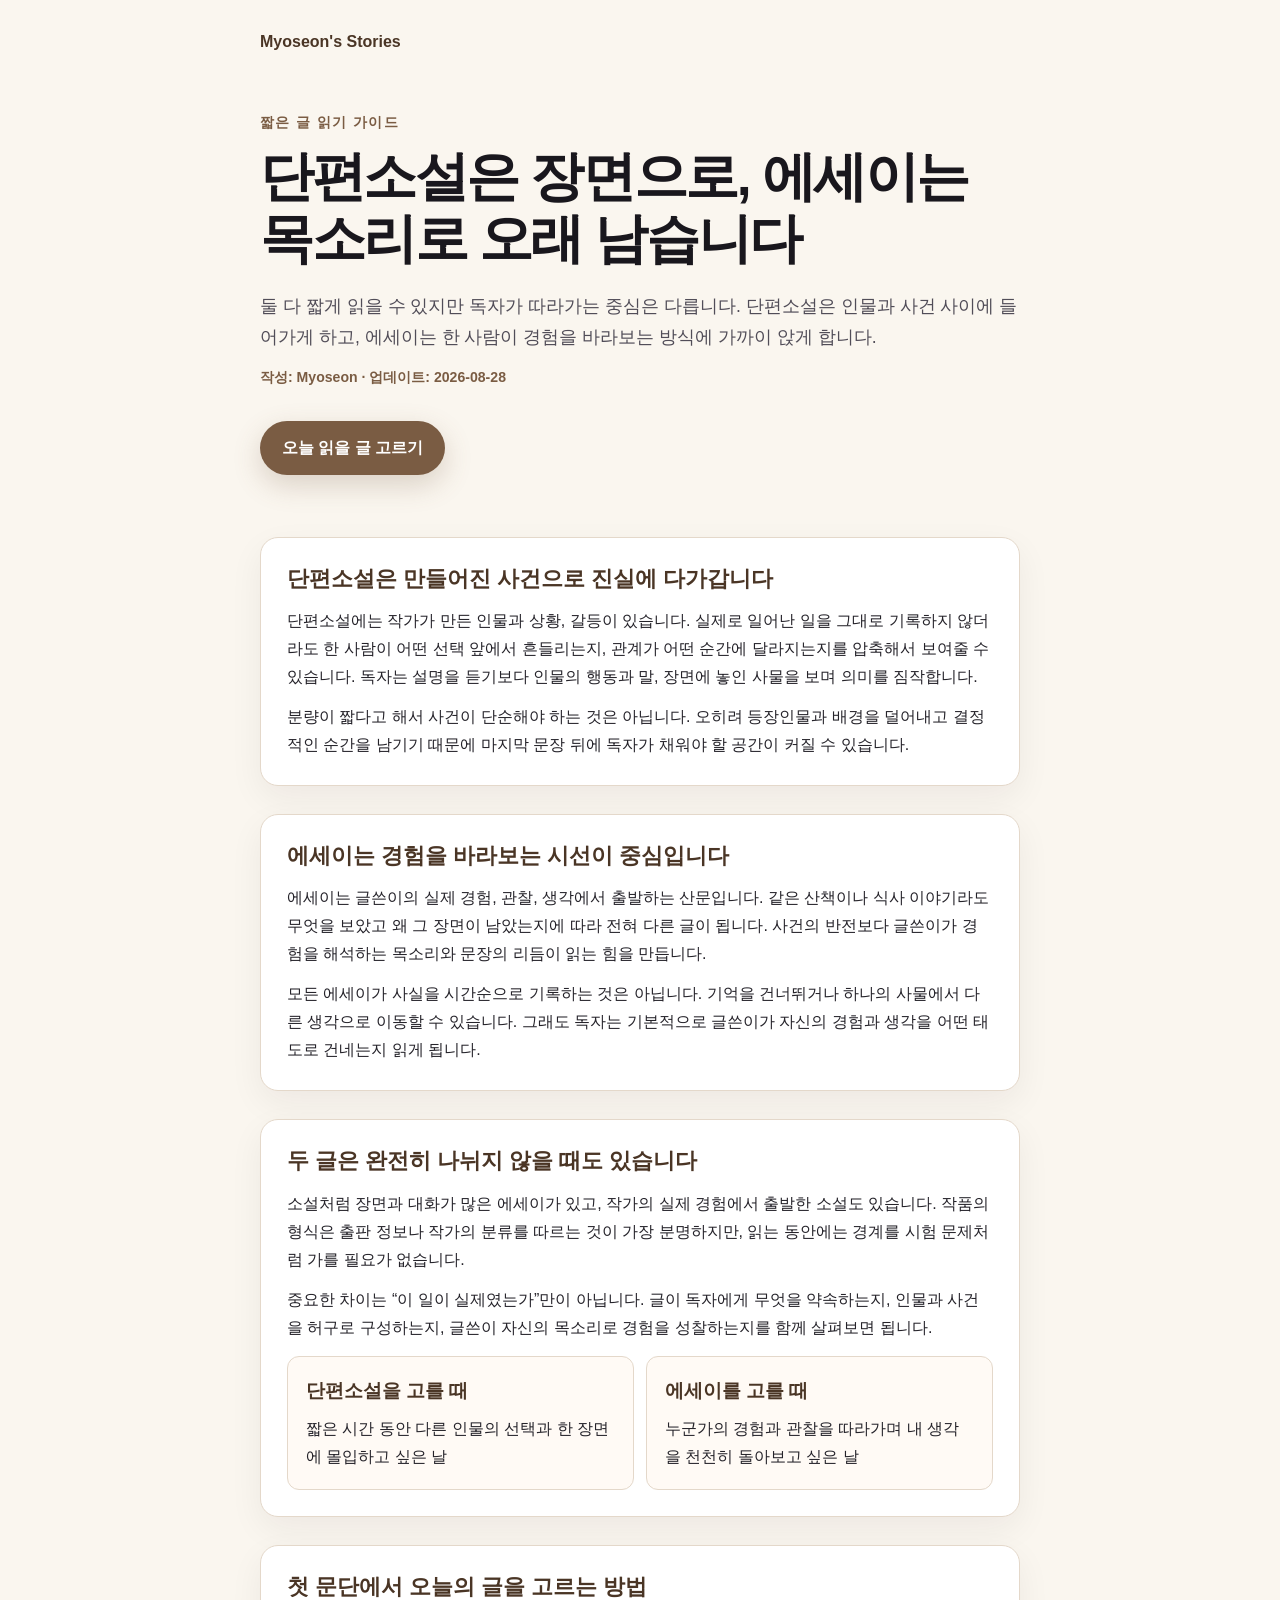
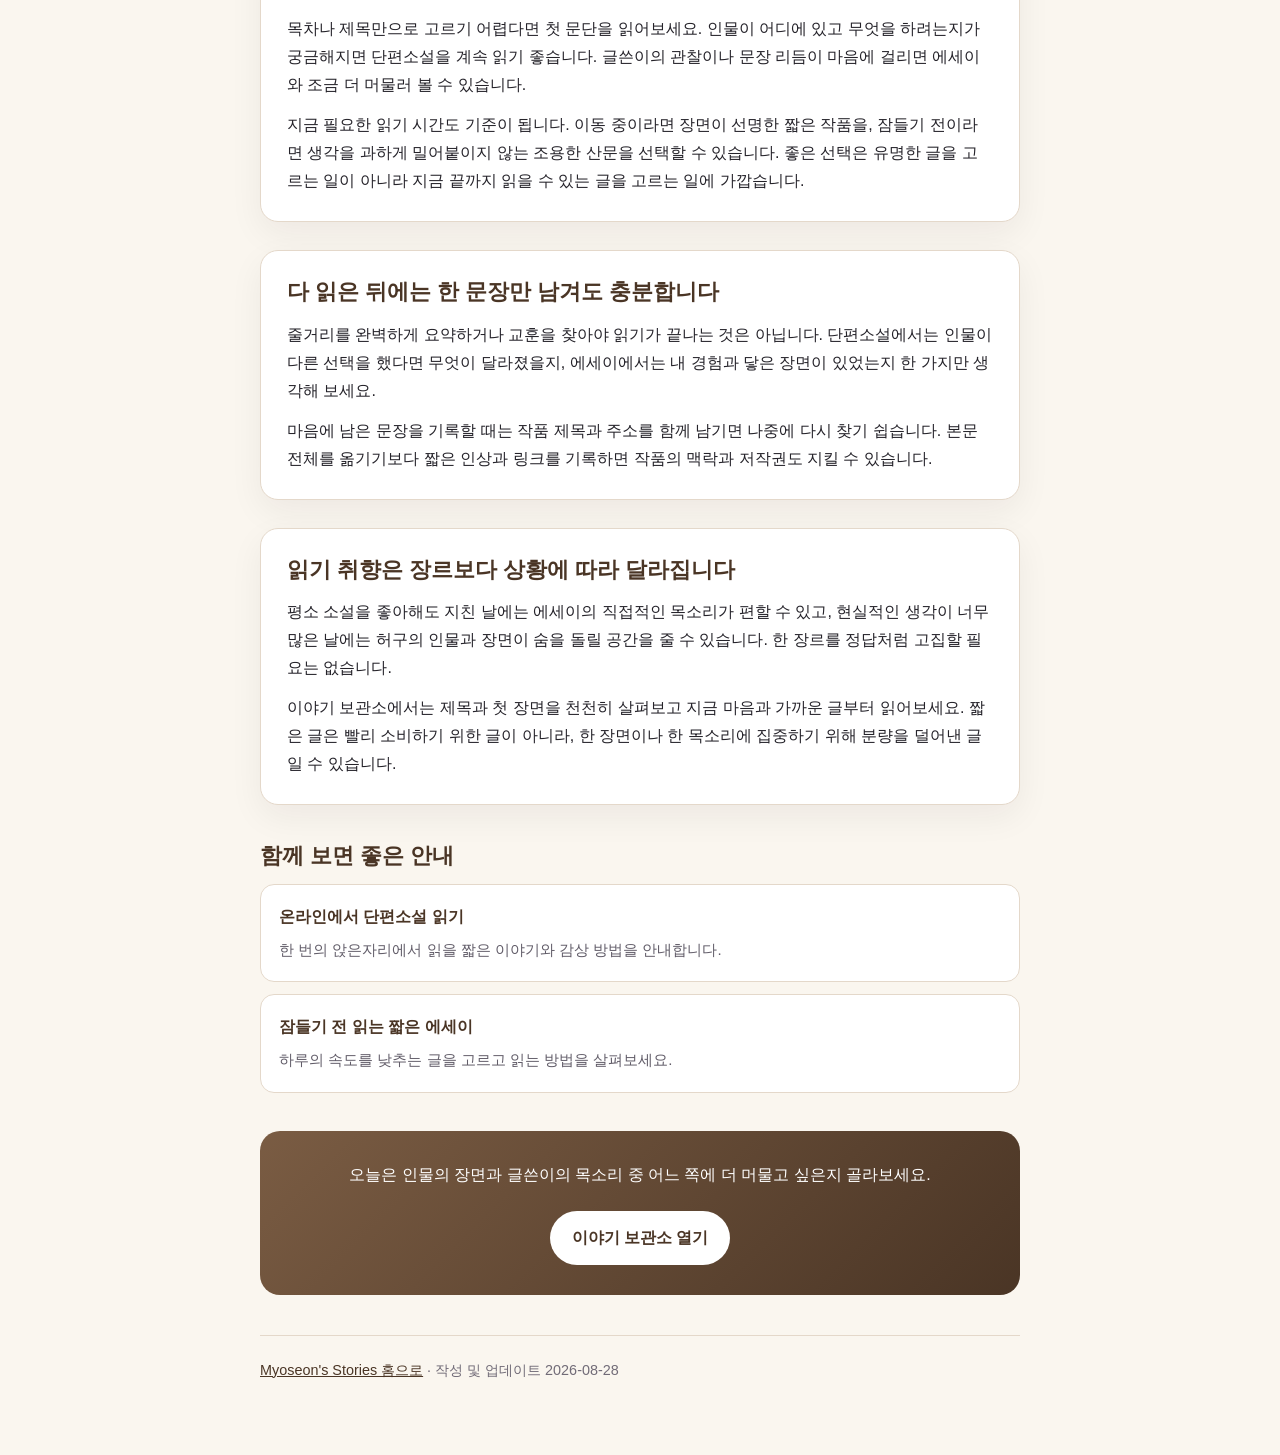
<file: seo/short-story-vs-essay.html>
<!doctype html>
<html lang="ko">
<head>
  <script async src="https://www.googletagmanager.com/gtag/js?id=G-TXC635ZWKF"></script>
  <script>
    window.dataLayer = window.dataLayer || [];
    function gtag(){dataLayer.push(arguments);}
    gtag('js', new Date());
    gtag('config', 'G-TXC635ZWKF');
  </script>
  <script src="/assets/js/ga-engagement.js?v=20260618-engagement" defer></script>
  <meta charset="utf-8">
  <meta name="viewport" content="width=device-width,initial-scale=1">
  <title>단편소설과 에세이의 차이 | 짧은 글 고르는 방법</title>
  <meta name="description" content="인물과 사건을 따라가는 단편소설, 실제 경험과 생각을 풀어내는 에세이의 차이를 살펴보고 지금 읽고 싶은 짧은 글을 고르는 기준을 안내합니다.">
  <meta name="robots" content="index,follow,max-image-preview:large,max-snippet:-1,max-video-preview:-1">
  <link rel="canonical" href="https://book.myoseon.kr/seo/short-story-vs-essay">
  <link rel="sitemap" type="application/xml" href="https://book.myoseon.kr/sitemap.xml">
  <meta property="og:type" content="article">
  <meta property="og:site_name" content="Myoseon's Stories">
  <meta property="og:title" content="단편소설과 에세이의 차이 | 짧은 글 고르는 방법">
  <meta property="og:description" content="단편소설과 에세이가 독자에게 건네는 경험의 차이와 오늘 읽을 글을 고르는 기준을 살펴보세요.">
  <meta property="og:url" content="https://book.myoseon.kr/seo/short-story-vs-essay">
  <meta name="twitter:card" content="summary_large_image">
  <meta name="twitter:title" content="단편소설과 에세이의 차이 | 짧은 글 고르는 방법">
  <meta name="twitter:description" content="단편소설과 에세이가 독자에게 건네는 경험의 차이와 오늘 읽을 글을 고르는 기준을 살펴보세요.">
  <script type="application/ld+json">
  {
    "@context": "https://schema.org",
    "@graph": [
      {
        "@type": "WebSite",
        "@id": "https://book.myoseon.kr/#website",
        "url": "https://book.myoseon.kr/",
        "name": "Myoseon's Stories",
        "inLanguage": "ko"
      },
      {
        "@type": "WebPage",
        "@id": "https://book.myoseon.kr/seo/short-story-vs-essay#webpage",
        "url": "https://book.myoseon.kr/seo/short-story-vs-essay",
        "name": "단편소설과 에세이의 차이 | 짧은 글 고르는 방법",
        "description": "인물과 사건을 따라가는 단편소설, 실제 경험과 생각을 풀어내는 에세이의 차이와 글 고르는 기준을 안내합니다.",
        "inLanguage": "ko",
        "datePublished": "2026-08-28",
        "dateModified": "2026-08-28",
        "isPartOf": {
          "@id": "https://book.myoseon.kr/#website"
        },
        "primaryImageOfPage": {
          "@type": "ImageObject",
          "url": "https://book.myoseon.kr/assets/images/social/library-representative.png",
          "width": 1254,
          "height": 1254
        }
      },
      {
        "@type": "Article",
        "@id": "https://book.myoseon.kr/seo/short-story-vs-essay#article",
        "headline": "단편소설과 에세이는 어떻게 다르게 읽힐까",
        "description": "허구적 이야기와 경험을 바탕으로 한 산문이 독자에게 건네는 경험을 비교한 읽기 안내입니다.",
        "inLanguage": "ko",
        "datePublished": "2026-08-28",
        "dateModified": "2026-08-28",
        "author": {
          "@type": "Person",
          "name": "Myoseon",
          "url": "https://myoseon.kr/"
        },
        "publisher": {
          "@type": "Organization",
          "name": "Myoseon's Stories",
          "url": "https://book.myoseon.kr/"
        },
        "mainEntityOfPage": {
          "@id": "https://book.myoseon.kr/seo/short-story-vs-essay#webpage"
        }
      },
      {
        "@type": "BreadcrumbList",
        "itemListElement": [
          {
            "@type": "ListItem",
            "position": 1,
            "name": "Myoseon's Stories",
            "item": "https://book.myoseon.kr/"
          },
          {
            "@type": "ListItem",
            "position": 2,
            "name": "단편소설과 에세이의 차이",
            "item": "https://book.myoseon.kr/seo/short-story-vs-essay"
          }
        ]
      }
    ]
  }
  </script>
  <style>
    *{box-sizing:border-box}html{scroll-behavior:smooth}body{margin:0;background:#faf6ef;color:#25232a;font-family:-apple-system,BlinkMacSystemFont,"Segoe UI","Noto Sans KR",Arial,sans-serif;line-height:1.75}.shell{width:min(760px,calc(100% - 36px));margin:0 auto;padding:28px 0 72px}.brand{display:inline-flex;align-items:center;color:#4a3525;font-weight:800;text-decoration:none}.hero{padding:54px 0 34px}.eyebrow,.byline{margin:0 0 10px;color:#7a5c43;font-size:.88rem;font-weight:700}.eyebrow{letter-spacing:.1em;text-transform:uppercase}h1{margin:0;color:#19171d;font-size:clamp(2rem,6vw,3.35rem);line-height:1.16;letter-spacing:-.045em}.intro{margin:22px 0 12px;font-size:1.1rem;color:#514d58}.cta{display:inline-flex;margin-top:22px;padding:13px 22px;border-radius:999px;background:#7a5c43;color:#fff;font-weight:800;text-decoration:none;box-shadow:0 10px 28px rgba(122,92,67,.24)}main section{margin-top:28px;padding:26px;background:#fff;border:1px solid #e4d8ca;border-radius:18px;box-shadow:0 12px 34px rgba(30,25,35,.06)}h2{margin:0 0 14px;color:#4a3525;font-size:1.35rem;line-height:1.35}p{margin:0 0 12px}p:last-child{margin-bottom:0}.compare{display:grid;grid-template-columns:1fr 1fr;gap:12px;margin-top:14px}.compare article{padding:18px;background:#fffaf5;border:1px solid #e4d8ca;border-radius:12px}.compare h3{margin:0 0 8px;color:#4a3525}.related{margin-top:36px}.related-grid{display:grid;gap:12px}.related-card{display:grid;gap:6px;padding:18px;background:#fff;border:1px solid #e4d8ca;border-radius:14px;text-decoration:none;color:#27232b}.related-card strong{color:#4a3525}.related-card span{font-size:.94rem;color:#625d69}.final-cta{margin-top:38px;padding:30px;text-align:center;background:linear-gradient(135deg,#7a5c43,#4a3525);border-radius:20px;color:#fff}.final-cta .cta{margin-top:10px;background:#fff;color:#4a3525;box-shadow:none}footer{margin-top:40px;padding-top:22px;border-top:1px solid #e4d8ca;font-size:.9rem;color:#716b77}footer a{color:#4a3525}@media(max-width:560px){.shell{width:min(100% - 26px,760px)}.hero{padding:40px 0 24px}main section{padding:21px}.compare{grid-template-columns:1fr}.final-cta{padding:24px 18px}}
  </style>
    <meta property="og:image" content="https://book.myoseon.kr/assets/images/social/library-representative.png">
    <meta property="og:image:secure_url" content="https://book.myoseon.kr/assets/images/social/library-representative.png">
    <meta property="og:image:type" content="image/png">
    <meta property="og:image:width" content="1254">
    <meta property="og:image:height" content="1254">
    <meta property="og:image:alt" content="An open notebook and books in the Myoseon writing space">
    <meta name="twitter:image" content="https://book.myoseon.kr/assets/images/social/library-representative.png">
    <meta name="twitter:image:alt" content="An open notebook and books in the Myoseon writing space">
</head>
<body>
  <div class="shell">
    <a class="brand" href="/">Myoseon's Stories</a>
    <header class="hero">
      <p class="eyebrow">짧은 글 읽기 가이드</p>
      <h1>단편소설은 장면으로, 에세이는 목소리로 오래 남습니다</h1>
      <p class="intro">둘 다 짧게 읽을 수 있지만 독자가 따라가는 중심은 다릅니다. 단편소설은 인물과 사건 사이에 들어가게 하고, 에세이는 한 사람이 경험을 바라보는 방식에 가까이 앉게 합니다.</p>
      <p class="byline">작성: Myoseon · 업데이트: 2026-08-28</p>
      <a class="cta" href="/">오늘 읽을 글 고르기</a>
    </header>
    <main>
      <section><h2>단편소설은 만들어진 사건으로 진실에 다가갑니다</h2><p>단편소설에는 작가가 만든 인물과 상황, 갈등이 있습니다. 실제로 일어난 일을 그대로 기록하지 않더라도 한 사람이 어떤 선택 앞에서 흔들리는지, 관계가 어떤 순간에 달라지는지를 압축해서 보여줄 수 있습니다. 독자는 설명을 듣기보다 인물의 행동과 말, 장면에 놓인 사물을 보며 의미를 짐작합니다.</p><p>분량이 짧다고 해서 사건이 단순해야 하는 것은 아닙니다. 오히려 등장인물과 배경을 덜어내고 결정적인 순간을 남기기 때문에 마지막 문장 뒤에 독자가 채워야 할 공간이 커질 수 있습니다.</p></section>
      <section><h2>에세이는 경험을 바라보는 시선이 중심입니다</h2><p>에세이는 글쓴이의 실제 경험, 관찰, 생각에서 출발하는 산문입니다. 같은 산책이나 식사 이야기라도 무엇을 보았고 왜 그 장면이 남았는지에 따라 전혀 다른 글이 됩니다. 사건의 반전보다 글쓴이가 경험을 해석하는 목소리와 문장의 리듬이 읽는 힘을 만듭니다.</p><p>모든 에세이가 사실을 시간순으로 기록하는 것은 아닙니다. 기억을 건너뛰거나 하나의 사물에서 다른 생각으로 이동할 수 있습니다. 그래도 독자는 기본적으로 글쓴이가 자신의 경험과 생각을 어떤 태도로 건네는지 읽게 됩니다.</p></section>
      <section><h2>두 글은 완전히 나뉘지 않을 때도 있습니다</h2><p>소설처럼 장면과 대화가 많은 에세이가 있고, 작가의 실제 경험에서 출발한 소설도 있습니다. 작품의 형식은 출판 정보나 작가의 분류를 따르는 것이 가장 분명하지만, 읽는 동안에는 경계를 시험 문제처럼 가를 필요가 없습니다.</p><p>중요한 차이는 “이 일이 실제였는가”만이 아닙니다. 글이 독자에게 무엇을 약속하는지, 인물과 사건을 허구로 구성하는지, 글쓴이 자신의 목소리로 경험을 성찰하는지를 함께 살펴보면 됩니다.</p><div class="compare"><article><h3>단편소설을 고를 때</h3><p>짧은 시간 동안 다른 인물의 선택과 한 장면에 몰입하고 싶은 날</p></article><article><h3>에세이를 고를 때</h3><p>누군가의 경험과 관찰을 따라가며 내 생각을 천천히 돌아보고 싶은 날</p></article></div></section>
      <section><h2>첫 문단에서 오늘의 글을 고르는 방법</h2><p>목차나 제목만으로 고르기 어렵다면 첫 문단을 읽어보세요. 인물이 어디에 있고 무엇을 하려는지가 궁금해지면 단편소설을 계속 읽기 좋습니다. 글쓴이의 관찰이나 문장 리듬이 마음에 걸리면 에세이와 조금 더 머물러 볼 수 있습니다.</p><p>지금 필요한 읽기 시간도 기준이 됩니다. 이동 중이라면 장면이 선명한 짧은 작품을, 잠들기 전이라면 생각을 과하게 밀어붙이지 않는 조용한 산문을 선택할 수 있습니다. 좋은 선택은 유명한 글을 고르는 일이 아니라 지금 끝까지 읽을 수 있는 글을 고르는 일에 가깝습니다.</p></section>
      <section><h2>다 읽은 뒤에는 한 문장만 남겨도 충분합니다</h2><p>줄거리를 완벽하게 요약하거나 교훈을 찾아야 읽기가 끝나는 것은 아닙니다. 단편소설에서는 인물이 다른 선택을 했다면 무엇이 달라졌을지, 에세이에서는 내 경험과 닿은 장면이 있었는지 한 가지만 생각해 보세요.</p><p>마음에 남은 문장을 기록할 때는 작품 제목과 주소를 함께 남기면 나중에 다시 찾기 쉽습니다. 본문 전체를 옮기기보다 짧은 인상과 링크를 기록하면 작품의 맥락과 저작권도 지킬 수 있습니다.</p></section>
      <section><h2>읽기 취향은 장르보다 상황에 따라 달라집니다</h2><p>평소 소설을 좋아해도 지친 날에는 에세이의 직접적인 목소리가 편할 수 있고, 현실적인 생각이 너무 많은 날에는 허구의 인물과 장면이 숨을 돌릴 공간을 줄 수 있습니다. 한 장르를 정답처럼 고집할 필요는 없습니다.</p><p>이야기 보관소에서는 제목과 첫 장면을 천천히 살펴보고 지금 마음과 가까운 글부터 읽어보세요. 짧은 글은 빨리 소비하기 위한 글이 아니라, 한 장면이나 한 목소리에 집중하기 위해 분량을 덜어낸 글일 수 있습니다.</p></section>
    </main>
    <section class="related" aria-labelledby="related-title"><h2 id="related-title">함께 보면 좋은 안내</h2><div class="related-grid"><a class="related-card" href="/seo/short-story-online"><strong>온라인에서 단편소설 읽기</strong><span>한 번의 앉은자리에서 읽을 짧은 이야기와 감상 방법을 안내합니다.</span></a><a class="related-card" href="/seo/essay-before-sleep"><strong>잠들기 전 읽는 짧은 에세이</strong><span>하루의 속도를 낮추는 글을 고르고 읽는 방법을 살펴보세요.</span></a></div></section>
    <section class="final-cta"><p>오늘은 인물의 장면과 글쓴이의 목소리 중 어느 쪽에 더 머물고 싶은지 골라보세요.</p><a class="cta" href="/">이야기 보관소 열기</a></section>
    <footer><a href="/">Myoseon's Stories 홈으로</a> · 작성 및 업데이트 2026-08-28</footer>
  </div>
</body>
</html>
</file>
<file: assets/css/style.css>
:root,
[data-paper-skin="aged"] {
    --bg-color: #F9F7F2;
    /* Warm off-white */
    --shelf-color: #EFEBE0;
    /* Light wood/stone tone */
    --text-color: #4A4A4A;
    --accent-color: #8E8070;
    --sunlight: rgba(255, 253, 240, 0.6);

    /* Pastel Book Colors */
    --book-blue: #D4E0E8;
    --book-pink: #F2D4D7;
    --book-green: #D9E4D6;
    --book-yellow: #F9EBC8;
    --book-beige: #E8E0D5;

    /* Paper Colors (overridden by skins) */
    --paper-base: #F5ECD7;
    --paper-edge: #E8DCC8;
    --paper-stain: rgba(180, 155, 120, 0.06);
    --paper-dark-spot: rgba(160, 130, 90, 0.04);
    --paper-text: #3D3429;
    --paper-text-sub: #4A3F32;
    --paper-spine-shadow: rgba(120, 100, 70, 0.08);
    --paper-indicator: #9E8E78;
    --paper-close-bg: rgba(245, 236, 215, 0.85);
    --paper-border-right: rgba(160, 140, 110, 0.15);
}

/* Skin: Clean White */
[data-paper-skin="white"] {
    --paper-base: #FFFFFF;
    --paper-edge: #F0F0F0;
    --paper-stain: rgba(0, 0, 0, 0.01);
    --paper-dark-spot: rgba(0, 0, 0, 0.01);
    --paper-text: #2C2C2C;
    --paper-text-sub: #3A3A3A;
    --paper-spine-shadow: rgba(0, 0, 0, 0.04);
    --paper-indicator: #999;
    --paper-close-bg: rgba(255, 255, 255, 0.9);
    --paper-border-right: rgba(0, 0, 0, 0.06);
}

/* Skin: Warm Cream */
[data-paper-skin="cream"] {
    --paper-base: #FDF8EE;
    --paper-edge: #F0E8D8;
    --paper-stain: rgba(200, 170, 120, 0.04);
    --paper-dark-spot: rgba(180, 150, 100, 0.03);
    --paper-text: #3E3428;
    --paper-text-sub: #504333;
    --paper-spine-shadow: rgba(140, 110, 70, 0.06);
    --paper-indicator: #A89878;
    --paper-close-bg: rgba(253, 248, 238, 0.9);
    --paper-border-right: rgba(180, 160, 120, 0.1);
}

/* Skin: Dark Parchment */
[data-paper-skin="dark"] {
    --paper-base: #2A2520;
    --paper-edge: #1E1A16;
    --paper-stain: rgba(255, 230, 180, 0.03);
    --paper-dark-spot: rgba(255, 220, 160, 0.02);
    --paper-text: #D4C8B0;
    --paper-text-sub: #C0B49C;
    --paper-spine-shadow: rgba(0, 0, 0, 0.2);
    --paper-indicator: #8A7E6A;
    --paper-close-bg: rgba(42, 37, 32, 0.9);
    --paper-border-right: rgba(255, 255, 255, 0.05);
}

/* Skin: Blue Night */
[data-paper-skin="night"] {
    --paper-base: #1A2332;
    --paper-edge: #141B28;
    --paper-stain: rgba(100, 150, 220, 0.03);
    --paper-dark-spot: rgba(80, 130, 200, 0.02);
    --paper-text: #B8C8DC;
    --paper-text-sub: #A0B0C8;
    --paper-spine-shadow: rgba(0, 0, 0, 0.25);
    --paper-indicator: #6A7A90;
    --paper-close-bg: rgba(26, 35, 50, 0.9);
    --paper-border-right: rgba(255, 255, 255, 0.04);
}

/* Skin: Parchment (양피지) */
[data-paper-skin="parchment"] {
    --paper-base: #E8D5B7;
    --paper-edge: #D4BE9A;
    --paper-stain: rgba(140, 100, 50, 0.1);
    --paper-dark-spot: rgba(120, 80, 30, 0.08);
    --paper-text: #3A2E1E;
    --paper-text-sub: #4E3F2C;
    --paper-spine-shadow: rgba(90, 70, 40, 0.15);
    --paper-indicator: #7A6A50;
    --paper-close-bg: rgba(232, 213, 183, 0.9);
    --paper-border-right: rgba(120, 90, 50, 0.18);
}

/* Parchment skin: leather-like edges & texture */
[data-paper-skin="parchment"] .modal-content {
    border: none;
    box-shadow:
        0 10px 30px rgba(60, 40, 15, 0.25),
        inset 0 0 60px rgba(120, 80, 30, 0.12),
        inset 0 0 120px rgba(100, 70, 20, 0.06);
    /* Outer glow simulating worn leather border */
    outline: 3px solid rgba(160, 120, 60, 0.25);
    outline-offset: -1px;
}

/* Parchment: override texture overlay with leather grain */
[data-paper-skin="parchment"] .modal-content::before {
    border-radius: inherit;
    background:
        /* Leather grain noise pattern */
        url("data:image/svg+xml,%3Csvg xmlns='http://www.w3.org/2000/svg' width='200' height='200'%3E%3Cfilter id='n'%3E%3CfeTurbulence type='fractalNoise' baseFrequency='0.65' numOctaves='4' stitchTiles='stitch'/%3E%3C/filter%3E%3Crect width='200' height='200' filter='url(%23n)' opacity='0.06'/%3E%3C/svg%3E"),
        /* Deep corner aging */
        radial-gradient(ellipse at 0% 0%, rgba(100, 70, 25, 0.15) 0%, transparent 40%),
        radial-gradient(ellipse at 100% 0%, rgba(100, 70, 25, 0.12) 0%, transparent 35%),
        radial-gradient(ellipse at 0% 100%, rgba(100, 70, 25, 0.12) 0%, transparent 35%),
        radial-gradient(ellipse at 100% 100%, rgba(100, 70, 25, 0.15) 0%, transparent 40%),
        /* Heavy edge darkening */
        linear-gradient(to right, rgba(90, 60, 20, 0.12) 0%, transparent 8%, transparent 92%, rgba(90, 60, 20, 0.12) 100%),
        linear-gradient(to bottom, rgba(90, 60, 20, 0.10) 0%, transparent 6%, transparent 94%, rgba(90, 60, 20, 0.10) 100%),
        /* Center warmth */
        radial-gradient(ellipse at center, transparent 40%, rgba(140, 100, 40, 0.08) 100%);
}

/* Parchment: thicker spine shadow with leather look */
[data-paper-skin="parchment"] .modal-content::after {
    width: 28px;
    border-radius: inherit;
    background: linear-gradient(to right,
        rgba(70, 45, 15, 0.2) 0%,
        rgba(90, 60, 20, 0.08) 50%,
        transparent 100%);
}

/* Parchment: burnt/worn edge border using box-shadow on story container */
[data-paper-skin="parchment"] .story-container {
    box-shadow:
        inset 4px 0 12px rgba(90, 60, 20, 0.08),
        inset -4px 0 12px rgba(90, 60, 20, 0.08),
        inset 0 4px 12px rgba(90, 60, 20, 0.06),
        inset 0 -4px 12px rgba(90, 60, 20, 0.06);
}

/* Parchment: flip pages look like hide */
[data-paper-skin="parchment"] .flip-page {
    border-radius: inherit;
    background:
        url("data:image/svg+xml,%3Csvg xmlns='http://www.w3.org/2000/svg' width='200' height='200'%3E%3Cfilter id='n'%3E%3CfeTurbulence type='fractalNoise' baseFrequency='0.5' numOctaves='3' stitchTiles='stitch'/%3E%3C/filter%3E%3Crect width='200' height='200' filter='url(%23n)' opacity='0.05'/%3E%3C/svg%3E"),
        linear-gradient(to right, #E8D5B7 90%, #D4BE9A 100%) !important;
}

[data-paper-skin="parchment"] .page-clone {
    background-color: #E8D5B7;
    box-shadow:
        inset 4px 0 12px rgba(90, 60, 20, 0.08),
        inset -4px 0 12px rgba(90, 60, 20, 0.08);
}

* {
    margin: 0;
    padding: 0;
    box-sizing: border-box;
}

body {
    background-color: var(--bg-color);
    color: var(--text-color);
    font-family: 'Noto Sans KR', sans-serif;
    overflow-x: hidden;
    min-height: 100vh;
}

/* Settings Button */
.settings-btn {
    position: fixed;
    top: 1.5rem;
    right: 1.5rem;
    z-index: 50;
    background: rgba(249, 247, 242, 0.8);
    border: none;
    cursor: pointer;
    color: var(--accent-color);
    padding: 0.5rem;
    border-radius: 50%;
    transition: all 0.3s ease;
    display: flex;
    align-items: center;
    justify-content: center;
    backdrop-filter: blur(4px);
    -webkit-backdrop-filter: blur(4px);
}

.settings-btn:hover {
    color: var(--text-color);
    background-color: rgba(0, 0, 0, 0.04);
}

/* Settings Overlay & Panel */
.settings-overlay {
    position: fixed;
    top: 0;
    left: 0;
    width: 100%;
    height: 100%;
    background-color: rgba(0, 0, 0, 0.3);
    z-index: 200;
    display: flex;
    justify-content: center;
    align-items: flex-start;
    padding-top: 5rem;
    opacity: 0;
    pointer-events: none;
    transition: opacity 0.25s ease;
}

.settings-overlay:not([hidden]) {
    opacity: 1;
    pointer-events: auto;
}

.settings-panel {
    background-color: var(--bg-color);
    border-radius: 12px;
    width: 320px;
    max-width: 90%;
    box-shadow: 0 8px 32px rgba(0, 0, 0, 0.12);
    overflow: hidden;
    transform: translateY(-10px);
    transition: transform 0.25s ease;
}

.settings-overlay:not([hidden]) .settings-panel {
    transform: translateY(0);
}

.settings-header {
    display: flex;
    align-items: center;
    justify-content: space-between;
    padding: 1rem 1.25rem;
    border-bottom: 1px solid rgba(0, 0, 0, 0.06);
}

.settings-header h3 {
    font-family: 'Gowun Batang', serif;
    font-size: 1.1rem;
    font-weight: 400;
    color: var(--text-color);
}

.settings-close-btn {
    background: none;
    border: none;
    font-size: 1.5rem;
    cursor: pointer;
    color: var(--accent-color);
    line-height: 1;
    padding: 0.2rem;
}

.settings-body {
    padding: 1rem 1.25rem 1.5rem;
}

.settings-item {
    display: flex;
    flex-direction: column;
    gap: 0.75rem;
}

.settings-item-row {
    display: flex;
    align-items: center;
    justify-content: space-between;
}

.settings-label {
    font-family: 'Gowun Batang', serif;
    font-size: 0.95rem;
    color: var(--text-color);
}

/* Toggle Switch */
.toggle-switch {
    position: relative;
    display: inline-block;
    width: 44px;
    height: 24px;
    flex-shrink: 0;
}

.toggle-switch input {
    opacity: 0;
    width: 0;
    height: 0;
}

.toggle-slider {
    position: absolute;
    cursor: pointer;
    top: 0;
    left: 0;
    right: 0;
    bottom: 0;
    background-color: #ccc;
    border-radius: 24px;
    transition: 0.3s;
}

.toggle-slider::before {
    content: '';
    position: absolute;
    height: 18px;
    width: 18px;
    left: 3px;
    bottom: 3px;
    background-color: #fff;
    border-radius: 50%;
    transition: 0.3s;
}

.toggle-switch input:checked + .toggle-slider {
    background-color: var(--accent-color);
}

.toggle-switch input:checked + .toggle-slider::before {
    transform: translateX(20px);
}

/* Volume Slider Row */
.volume-row {
    gap: 0.6rem;
    color: var(--accent-color);
    transition: opacity 0.3s;
}

.volume-row.disabled {
    opacity: 0.35;
    pointer-events: none;
}

.volume-row input[type="range"] {
    -webkit-appearance: none;
    appearance: none;
    flex: 1;
    height: 4px;
    background: linear-gradient(to right, var(--accent-color) var(--volume-pct, 70%), #ddd var(--volume-pct, 70%));
    border-radius: 4px;
    outline: none;
    cursor: pointer;
}

.volume-row input[type="range"]::-webkit-slider-thumb {
    -webkit-appearance: none;
    appearance: none;
    width: 16px;
    height: 16px;
    background: var(--accent-color);
    border-radius: 50%;
    cursor: pointer;
    box-shadow: 0 1px 4px rgba(0, 0, 0, 0.15);
}

.volume-row input[type="range"]::-moz-range-thumb {
    width: 16px;
    height: 16px;
    background: var(--accent-color);
    border: none;
    border-radius: 50%;
    cursor: pointer;
}

.volume-label {
    font-size: 0.8rem;
    min-width: 2.5rem;
    text-align: right;
    color: var(--accent-color);
    font-family: 'Noto Sans KR', sans-serif;
}

/* Settings Divider */
.settings-divider {
    border: none;
    border-top: 1px solid rgba(0, 0, 0, 0.06);
    margin: 0.75rem 0;
}

/* Skin Picker */
.skin-picker {
    display: grid;
    grid-template-columns: repeat(3, 1fr);
    gap: 0.5rem;
    margin-top: 0.6rem;
}

.skin-swatch {
    display: flex;
    flex-direction: column;
    align-items: center;
    gap: 0.35rem;
    padding: 0.5rem 0.3rem;
    border: 2px solid transparent;
    border-radius: 8px;
    background: none;
    cursor: pointer;
    transition: all 0.2s ease;
}

.skin-swatch:hover {
    background-color: rgba(0, 0, 0, 0.03);
}

.skin-swatch.active {
    border-color: var(--accent-color);
    background-color: rgba(142, 128, 112, 0.08);
}

.swatch-color {
    width: 36px;
    height: 36px;
    border-radius: 6px;
    box-shadow: 0 1px 4px rgba(0, 0, 0, 0.1);
    display: block;
}

.swatch-name {
    font-size: 0.7rem;
    color: var(--text-color);
    font-family: 'Noto Sans KR', sans-serif;
}

/* Sunlight Effect */
.sunlight-overlay {
    position: fixed;
    top: 0;
    left: 0;
    width: 100%;
    height: 100%;
    background: linear-gradient(135deg, rgba(255, 255, 255, 0.4) 0%, rgba(255, 255, 255, 0) 40%);
    pointer-events: none;
    z-index: 10;
}

/* Navigation */
.top-nav {
    position: absolute;
    top: 2rem;
    left: 2rem;
    z-index: 10;
}

.home-link {
    text-decoration: none;
    color: var(--text-color);
    font-size: 1.1rem;
    padding: 0.5rem 1rem;
    border: 1px solid transparent;
    transition: all 0.3s ease;
    font-family: 'Gowun Batang', serif;
}

.home-link:hover {
    border-color: var(--text-color);
}

/* Header */
.library-header {
    text-align: center;
    padding: 2rem 1rem 1rem;
    animation: fadeIn 1.5s ease-out;
}

.library-title {
    font-family: 'Playfair Display', serif;
    font-size: 2.5rem;
    margin-bottom: 0.5rem;
    letter-spacing: 1px;

    /* Gradient Text Style */
    background: linear-gradient(135deg, var(--text-color) 0%, var(--accent-color) 100%);
    background-clip: text;
    -webkit-background-clip: text;
    -webkit-text-fill-color: transparent;
    text-shadow: 0 2px 10px rgba(0, 0, 0, 0.1);
}

.library-subtitle {
    font-family: 'Gowun Batang', serif;
    color: var(--accent-color);
    font-size: 1rem;
}

/* Bookshelf */
.bookshelf-container {
    max-width: 1000px;
    margin: 1rem auto;
    padding: 0 2rem;
}

.shelf {
    display: flex;
    align-items: flex-end;
    justify-content: center;
    gap: 1.5rem;
    border-bottom: 12px solid var(--shelf-color);
    padding-bottom: 0;
    margin-bottom: 2rem;
    position: relative;
    height: 280px;
    /* Fixed height for consistent look */
}

/* Shadow under shelf */
.shelf::after {
    content: '';
    position: absolute;
    bottom: -20px;
    left: 2%;
    width: 96%;
    height: 10px;
    background: radial-gradient(ellipse at center, rgba(0, 0, 0, 0.05) 0%, rgba(0, 0, 0, 0) 70%);
}

/* Books */
.book {
    width: 50px;
    /* Spine width */
    height: 240px;
    background-color: #fff;
    position: relative;
    cursor: pointer;
    transition: all 0.4s cubic-bezier(0.25, 0.8, 0.25, 1);
    transform: rotate(var(--random-rotate, 0deg));
    transform-origin: var(--transform-origin, bottom left);
    box-shadow: -2px 0 5px rgba(0, 0, 0, 0.05);
    border-radius: 2px 4px 4px 2px;
}

/* Randomize heights slightly for realism */
.book:nth-child(1) {
    height: 250px;
}

.book:nth-child(2) {
    height: 230px;
}

.book:nth-child(3) {
    height: 260px;
}

/* Book Colors */
.book[data-color="pastel-blue"] {
    background-color: var(--book-blue);
}

.book[data-color="pastel-pink"] {
    background-color: var(--book-pink);
}

.book[data-color="pastel-green"] {
    background-color: var(--book-green);
}

.book[data-color="pastel-yellow"] {
    background-color: var(--book-yellow);
}

.book[data-color="pastel-beige"] {
    background-color: var(--book-beige);
}

/* Spine Text */
.book-spine {
    width: 100%;
    height: 100%;
    display: flex;
    align-items: center;
    justify-content: center;
    writing-mode: vertical-rl;
    text-orientation: mixed;
    padding: 10px 0;
    color: rgba(0, 0, 0, 0.6);
    font-family: 'Gowun Batang', serif;
    font-size: 0.9rem;
    transition: opacity 0.3s;
}

.book-cover {
    position: absolute;
    top: 0;
    left: 0;
    width: 180px;
    /* Cover width */
    height: 100%;
    background-color: inherit;
    transform: rotateY(-90deg);
    transform-origin: left;
    transition: all 0.5s ease;
    border-radius: 0 4px 4px 0;
    box-shadow: inset 3px 0 10px rgba(0, 0, 0, 0.05);
    display: flex;
    align-items: center;
    justify-content: center;
    text-align: center;
    opacity: 0;
    pointer-events: none;
    /* Let clicks pass through to container */
}

.cover-content h3 {
    font-family: 'Gowun Batang', serif;
    font-size: 1.2rem;
    margin-bottom: 0.5rem;
    color: rgba(0, 0, 0, 0.7);
}

.cover-content .author {
    font-size: 0.8rem;
    color: rgba(0, 0, 0, 0.5);
}

/* Hover Effect: Pull book out */
.book:hover,
.book.is-flipped {
    transform: translateY(-10px) translateX(10px);
    width: 180px;
    /* Expand to show cover */
    box-shadow: 5px 5px 15px rgba(0, 0, 0, 0.1);
    z-index: 10;
}

.book:hover .book-spine,
.book.is-flipped .book-spine {
    opacity: 0;
    /* Hide spine text */
}

.book:hover .book-cover,
.book.is-flipped .book-cover {
    transform: rotateY(0deg);
    opacity: 1;
}

/* Decor Items */
.decor-plant {
    width: 60px;
    height: 100px;
    background: url('data:image/svg+xml;utf8,<svg xmlns="http://www.w3.org/2000/svg" viewBox="0 0 100 100"><path d="M50 100 L50 60 Q30 30 10 50 Q30 70 50 60 Q70 30 90 50 Q70 70 50 60" fill="%238E8070" opacity="0.3"/></svg>') no-repeat bottom center;
    background-size: contain;
    margin-left: auto;
    /* Push to right */
}

/* Modal (Reading View) */
.modal {
    position: fixed;
    top: 0;
    left: 0;
    width: 100%;
    height: 100%;
    background-color: rgba(249, 247, 242, 0.95);
    z-index: 100;
    display: flex;
    justify-content: center;
    align-items: center;
    opacity: 0;
    pointer-events: none;
    transition: opacity 0.3s ease;
}

.modal:not([hidden]) {
    opacity: 1;
    pointer-events: auto;
}

.modal-content {
    background-color: var(--paper-base);
    width: 90%;
    max-width: 700px;
    height: 85vh;
    box-shadow:
        0 10px 30px rgba(0, 0, 0, 0.08),
        inset 0 0 80px rgba(180, 155, 120, 0.08);
    overflow: hidden;
    position: relative;
    border: 1px solid var(--paper-edge);
    display: flex;
    flex-direction: column;
    /* perspective here so flip-page children render in 3D,
       but NO preserve-3d — story-container stays in flat 2D context,
       preventing iOS Safari column rendering bug */
    -webkit-perspective: 1500px;
    perspective: 1500px;
}

/* Aged paper texture overlay using layered gradients */
.modal-content::before {
    content: '';
    position: absolute;
    top: 0;
    left: 0;
    width: 100%;
    height: 100%;
    pointer-events: none;
    z-index: 1;
    background:
        /* Subtle coffee stain in top-right */
        radial-gradient(ellipse at 85% 15%, var(--paper-stain) 0%, transparent 50%),
        /* Slight darkening at edges (foxing) */
        radial-gradient(ellipse at 10% 90%, var(--paper-dark-spot) 0%, transparent 40%),
        /* Warm vignette around edges */
        radial-gradient(ellipse at center, transparent 50%, rgba(180, 155, 120, 0.05) 100%),
        /* Vertical fiber lines */
        repeating-linear-gradient(
            90deg,
            transparent,
            transparent 3px,
            rgba(160, 140, 110, 0.015) 3px,
            rgba(160, 140, 110, 0.015) 4px
        );
}

/* Darkened left edge simulating book spine shadow */
.modal-content::after {
    content: '';
    position: absolute;
    top: 0;
    left: 0;
    width: 20px;
    height: 100%;
    pointer-events: none;
    z-index: 2;
    background: linear-gradient(to right,
        var(--paper-spine-shadow) 0%,
        transparent 100%);
}

/* Page Flip Animation Layers */
.flip-page {
    position: absolute;
    top: 0;
    left: 0;
    width: 100%;
    height: 100%;
    background-color: var(--paper-base);
    transform-origin: left center;
    z-index: 20;
    pointer-events: none;
    border-right: 1px solid var(--paper-border-right);
    backface-visibility: hidden;
    opacity: 0;
    background:
        /* Page edge darkening */
        linear-gradient(to right, var(--paper-base) 92%, var(--paper-edge) 100%),
        /* Subtle aging spots */
        radial-gradient(ellipse at 30% 60%, var(--paper-stain) 0%, transparent 50%);
}

.modal:not([hidden]) .flip-page {
    opacity: 1;
}

/* Staggered animations for 5 pages */
.modal:not([hidden]) .flip-page:nth-child(1) {
    animation: pageFlip 0.4s cubic-bezier(0.2, 0.1, 0.25, 1) forwards;
    z-index: 25;
}

.modal:not([hidden]) .flip-page:nth-child(2) {
    animation: pageFlip 0.5s cubic-bezier(0.2, 0.1, 0.25, 1) forwards;
    z-index: 24;
}

.modal:not([hidden]) .flip-page:nth-child(3) {
    animation: pageFlip 0.6s cubic-bezier(0.2, 0.1, 0.25, 1) forwards;
    z-index: 23;
}

.modal:not([hidden]) .flip-page:nth-child(4) {
    animation: pageFlip 0.7s cubic-bezier(0.2, 0.1, 0.25, 1) forwards;
    z-index: 22;
}

.modal:not([hidden]) .flip-page:nth-child(5) {
    animation: pageFlip 0.8s cubic-bezier(0.2, 0.1, 0.25, 1) forwards;
    z-index: 21;
}

@keyframes pageFlip {
    0% {
        transform: rotateY(0);
        opacity: 1;
    }

    60% {
        opacity: 1;
    }

    100% {
        transform: rotateY(-120deg);
        opacity: 0;
    }
}

.close-btn {
    position: absolute;
    top: 1rem;
    right: 0.5rem;
    font-size: 2rem;
    background: var(--paper-close-bg);
    width: 40px;
    height: 40px;
    border-radius: 50%;
    display: flex;
    align-items: center;
    justify-content: center;
    border: none;
    cursor: pointer;
    color: var(--paper-text);
    z-index: 10;
    backdrop-filter: blur(4px);
}

.story-container {
    font-family: 'Gowun Batang', serif;
    line-height: 1.8;
    /* Ebook Style Layout */
    overflow-y: hidden;
    overflow-x: hidden;
    /* Controlled by JS */
    height: 100%;
    padding: 4.5rem 3rem 5rem 3rem;
    /* Increased top padding to avoid close button */
    /* column-width set by JS to match container width */
    column-gap: 4rem;
    column-fill: auto;
    flex: 1;
    /* Aged paper background */
    background-color: var(--paper-base);
    /* Explicitly flat — do NOT use translateZ(0) or preserve-3d here.
       iOS Safari drops CSS column content when columns + 3D transforms combine. */
    -webkit-transform-style: flat;
    transform-style: flat;
}

/* Page Flip Animations */
.page-clone {
    position: absolute;
    top: 0;
    left: 0;
    width: 100%;
    height: 100%;
    background-color: var(--paper-base);
    /* Ensure background is opaque */
    z-index: 10;
    pointer-events: none;
    transform-origin: left center;
    backface-visibility: hidden;
    /* Copy padding from container to match layout */
    padding: 4.5rem 3rem 5rem 3rem;
    box-sizing: border-box;
    overflow: hidden;
}

@media (max-width: 768px) {
    .page-clone {
        padding: 4.5rem 1.5rem 5rem 1.5rem;
    }
}

.page-clone.flip-out-left {
    animation: flipOutLeft 0.6s cubic-bezier(0.645, 0.045, 0.355, 1) forwards;
    transform-origin: left center;
}

.page-clone.flip-out-right {
    animation: flipOutRight 0.6s cubic-bezier(0.645, 0.045, 0.355, 1) forwards;
    transform-origin: right center;
}

@keyframes flipOutLeft {
    0% {
        transform: rotateY(0);
        opacity: 1;
    }

    100% {
        transform: rotateY(-120deg);
        opacity: 0;
    }
}

@keyframes flipOutRight {
    0% {
        transform: rotateY(0);
        opacity: 1;
    }

    100% {
        transform: rotateY(120deg);
        opacity: 0;
    }
}

/* Navigation Controls */
.book-nav {
    position: absolute;
    bottom: 1.5rem;
    left: 0;
    width: 100%;
    display: flex;
    justify-content: center;
    align-items: center;
    gap: 2rem;
    z-index: 50;
}

.nav-btn {
    background: none;
    border: none;
    font-size: 1.5rem;
    color: var(--paper-text);
    cursor: pointer;
    padding: 0.5rem 1rem;
    opacity: 0.7;
    transition: opacity 0.3s;
}

.nav-btn:hover {
    opacity: 1;
}

.nav-btn:disabled {
    opacity: 0.2;
    cursor: not-allowed;
}

#page-indicator {
    font-family: 'Gowun Batang', serif;
    font-size: 0.9rem;
    color: var(--paper-indicator);
}

#modal-title {
    font-size: 2rem;
    margin-bottom: 2rem;
    text-align: center;
    color: var(--paper-text);
    /* Ensure title stays on first page */
    break-after: avoid;
}

.story-part + .story-part {
    break-before: column;
}

.story-text p {
    margin-bottom: 1.5rem;
    font-size: 1.05rem;
    color: var(--paper-text);
    text-align: justify;
}

.story-text h4,
.story-text h5 {
    color: var(--paper-text-sub);
}

/* Mobile adjustments for ebook reader */
@media (max-width: 768px) {
    .story-container {
        padding: 4.5rem 1.5rem 5rem 1.5rem;
        column-gap: 2rem;
    }

    .modal-content {
        width: 95%;
        height: 90vh;
    }
}

/* Animations */
@keyframes fadeIn {
    from {
        opacity: 0;
        transform: translateY(20px);
    }

    to {
        opacity: 1;
        transform: translateY(0);
    }
}

/* Mobile Responsiveness */
@media (max-width: 768px) {
    .settings-btn {
        top: 1rem;
        right: 1rem;
    }

    .top-nav {
        position: relative;
        top: auto;
        left: auto;
        margin-bottom: 0.5rem;
        text-align: left;
    }

    .library-header {
        padding: 1rem 1rem 0.5rem;
    }

    .library-title {
        font-size: 2rem;
    }

    .bookshelf-container {
        margin: 3rem auto 1rem;
        /* Increased top margin */
        padding: 0 1rem;
        /* Reduce padding to give more space */
    }

    .shelf {
        flex-wrap: nowrap;
        /* Prevent wrapping */
        /* overflow-x: auto; Removed to prevent accidental scrolling */
        height: 220px;
        /* Reduced height for smaller books */
        padding-bottom: 0;
        margin-bottom: 1.5rem;
        align-items: flex-end;
        justify-content: center;
    }

    /* Removed scrollbar hiding styles since overflow is gone */

    .book {
        width: 32px;
        /* Reduced spine width */
        flex-shrink: 0;
        /* Prevent books from squishing */
    }

    /* Scale down book heights for mobile */
    .book:nth-child(1) {
        height: 190px;
    }

    .book:nth-child(2) {
        height: 170px;
    }

    .book:nth-child(3) {
        height: 200px;
    }

    .book:hover,
    .book.is-flipped {
        width: 120px;
        /* Reduced cover width */
        transform: translateY(-10px);
        /* Lift slightly to create space at bottom */
        box-shadow: 0 5px 15px rgba(0, 0, 0, 0.1);
        z-index: 10;
    }

    .book-cover {
        width: 120px;
        /* Match flipped width */
    }
}
</file>
